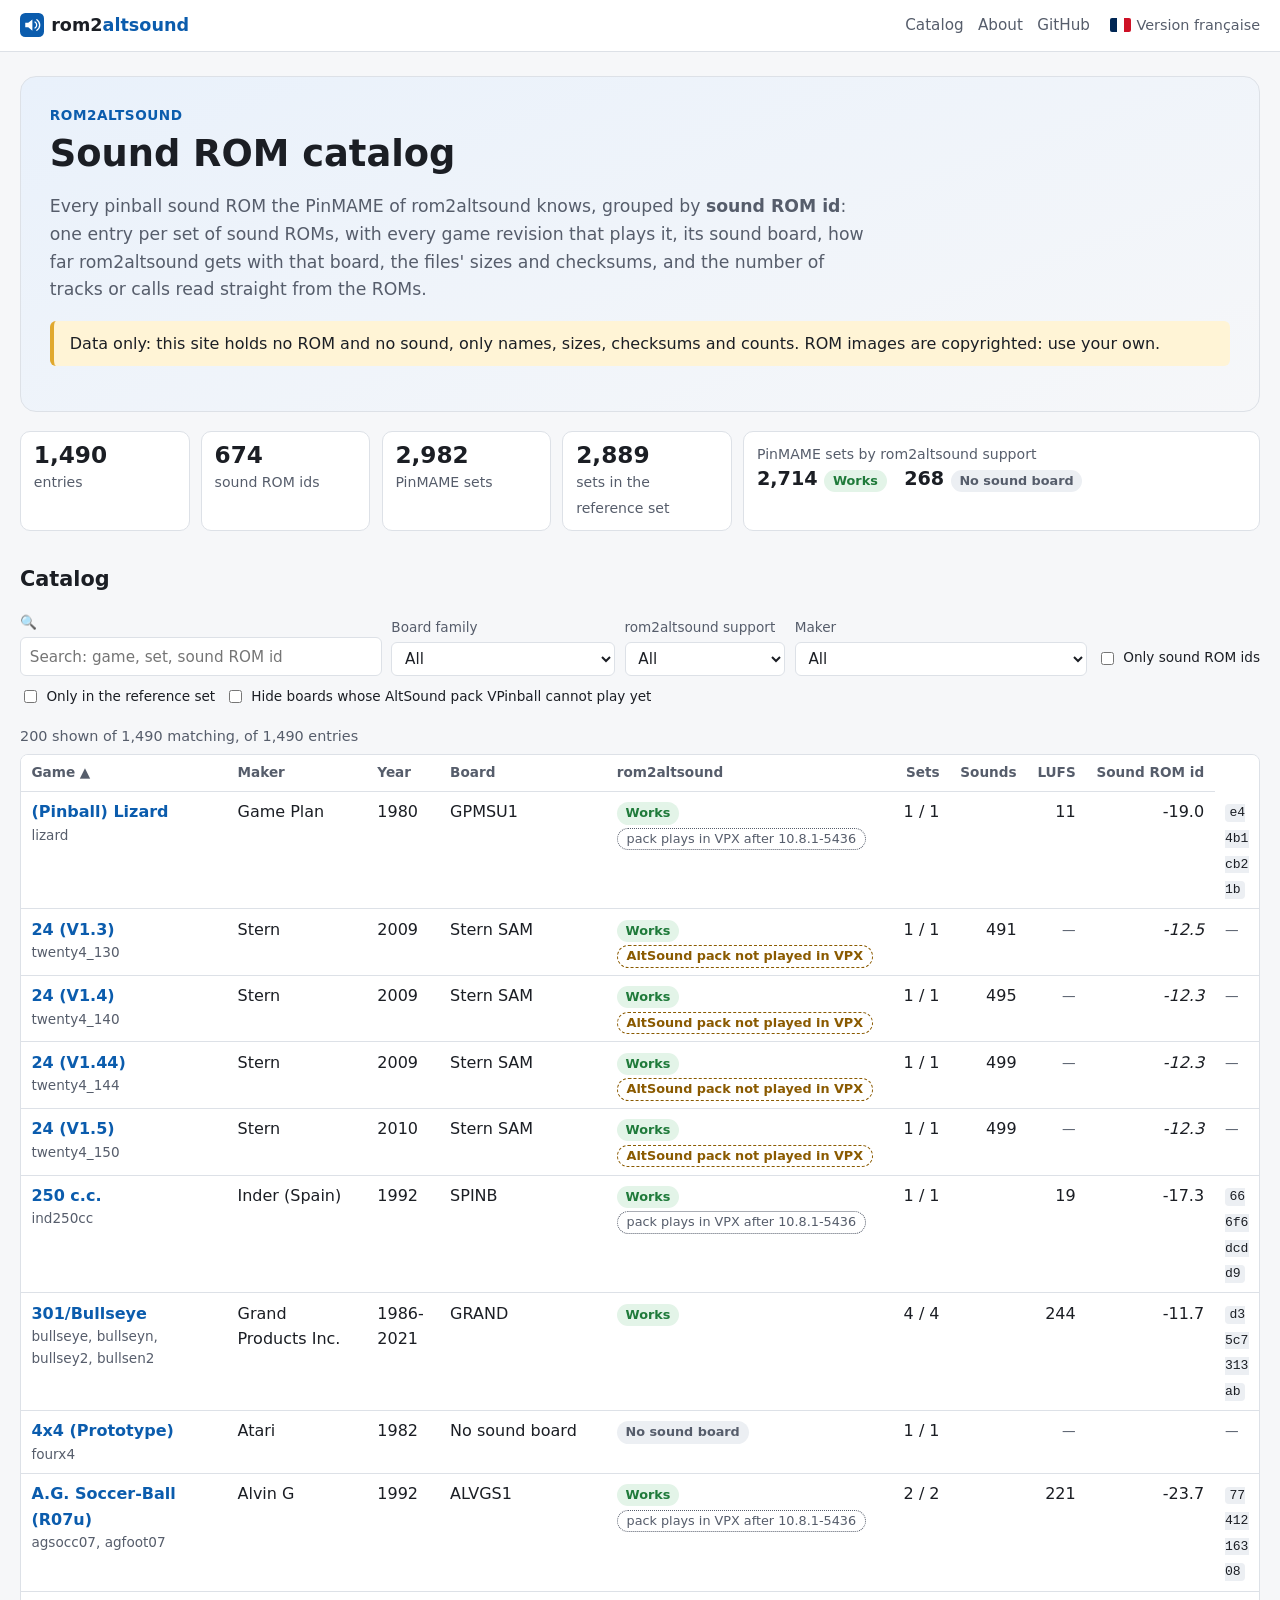
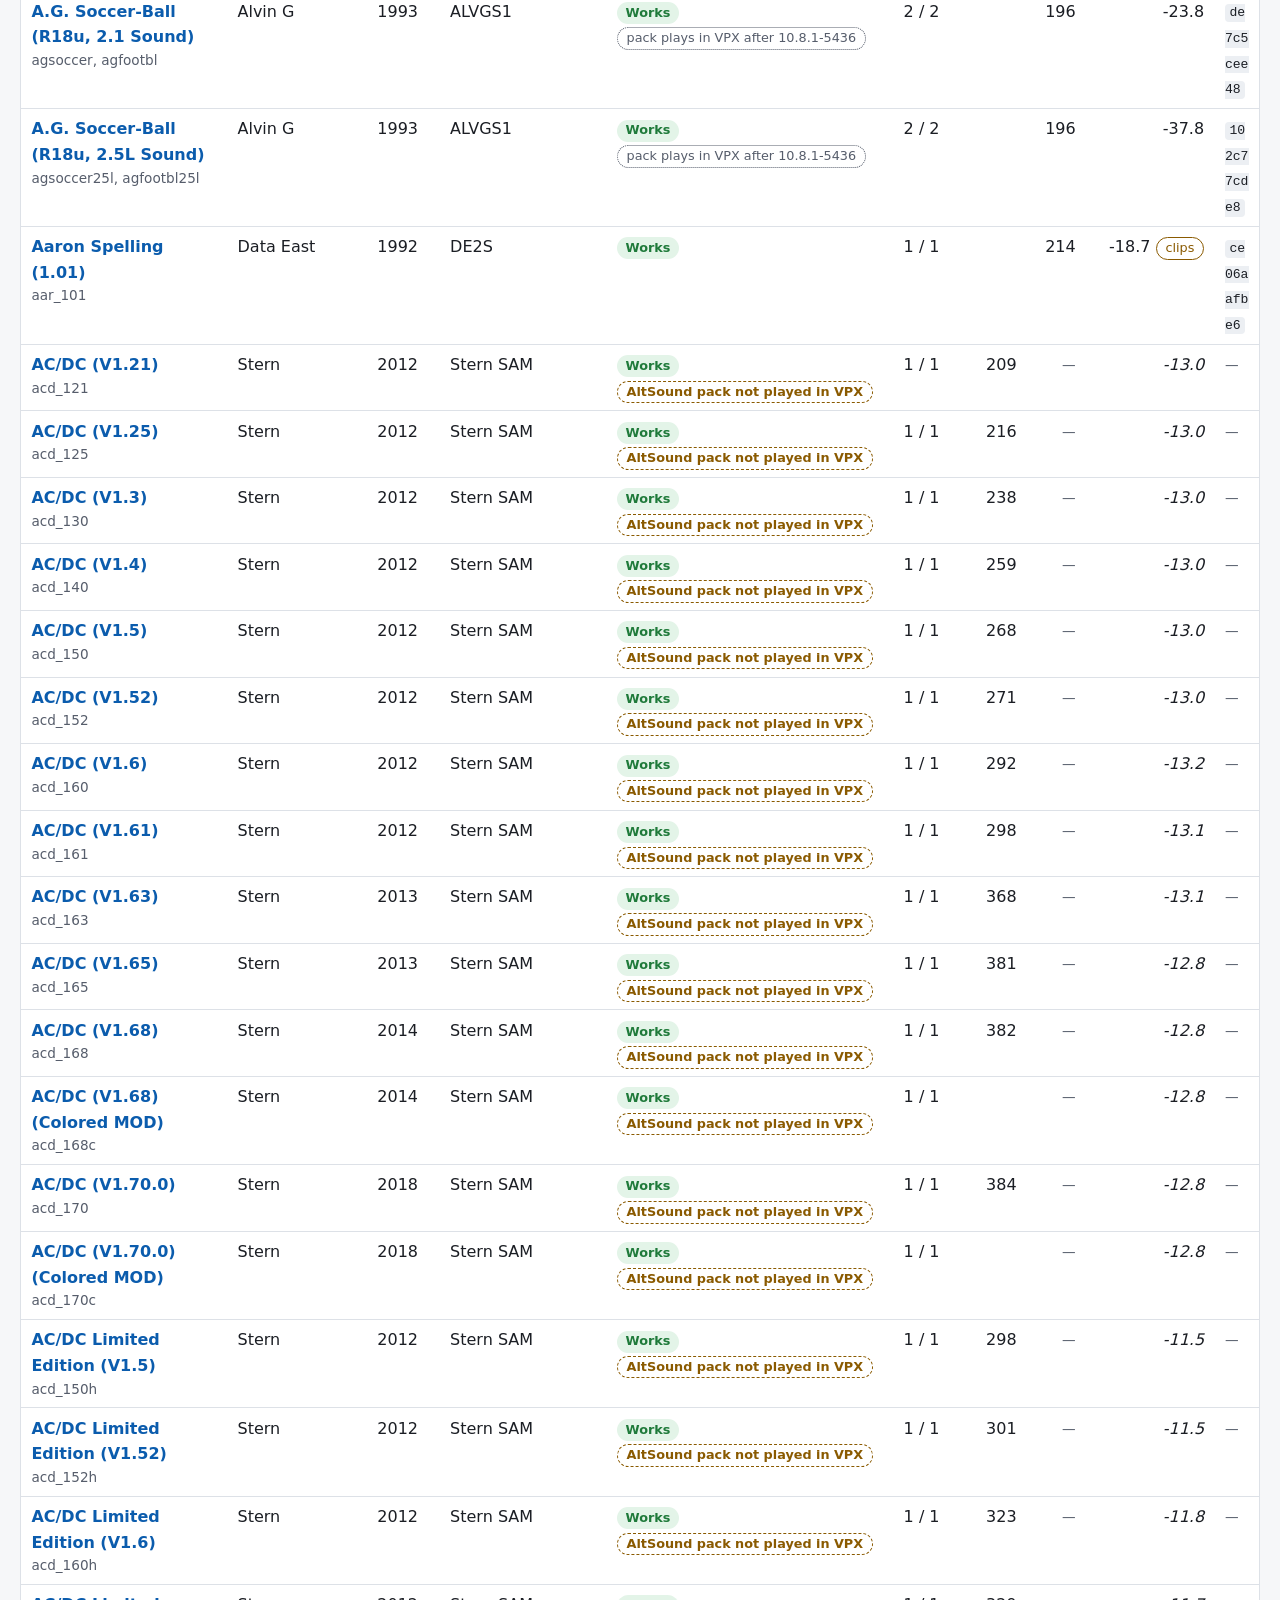
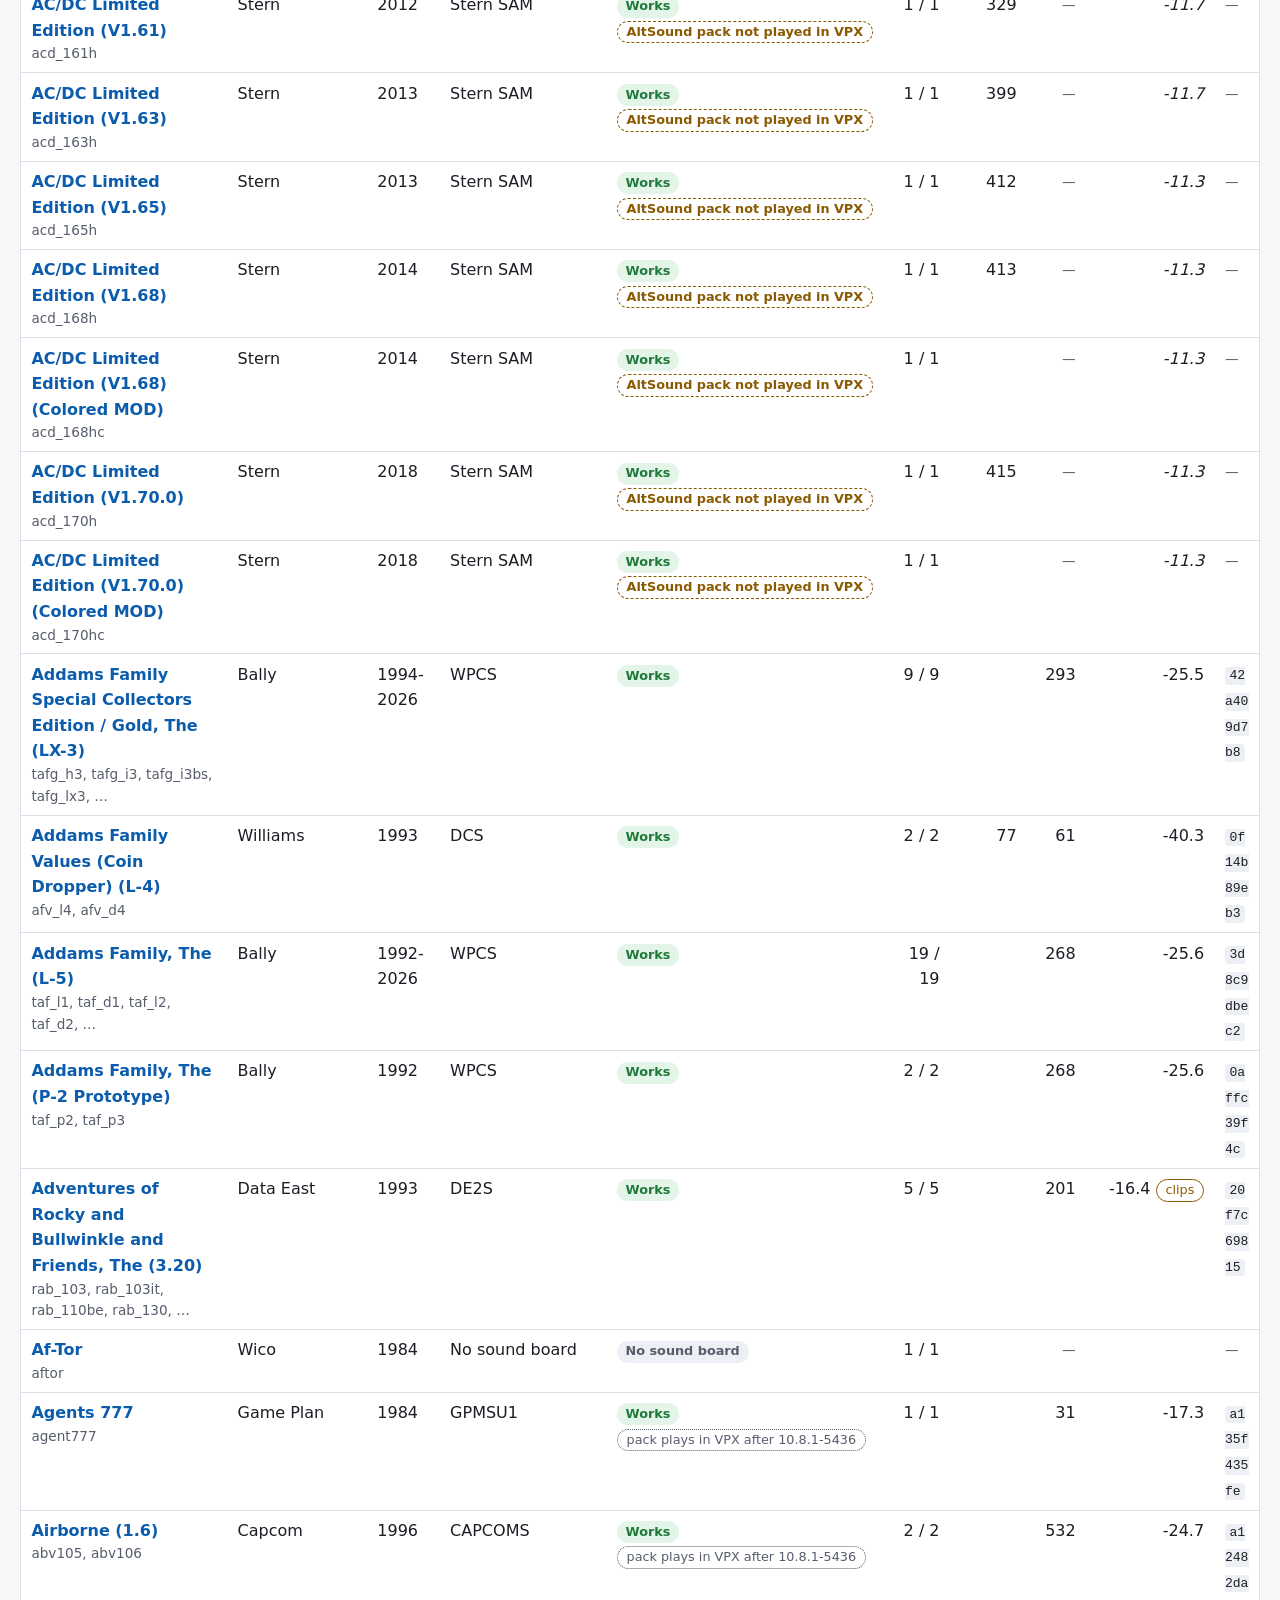
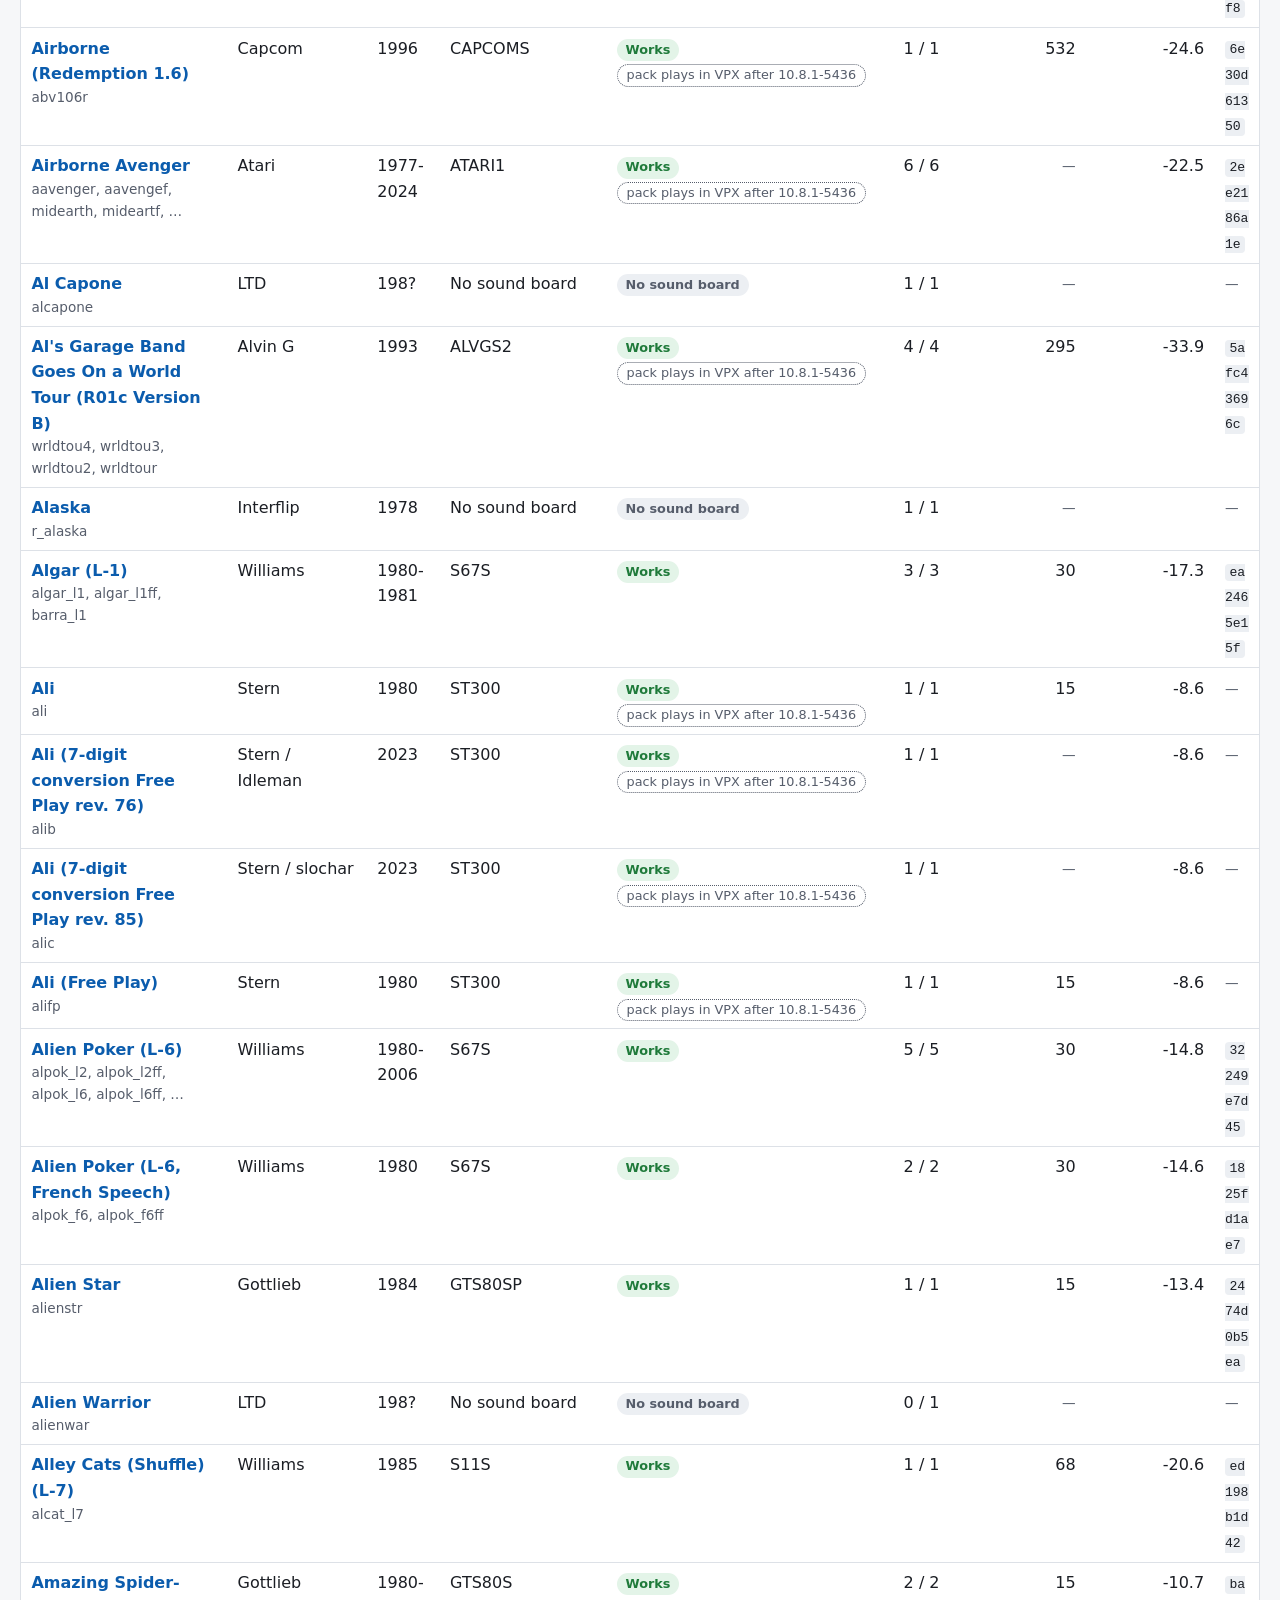
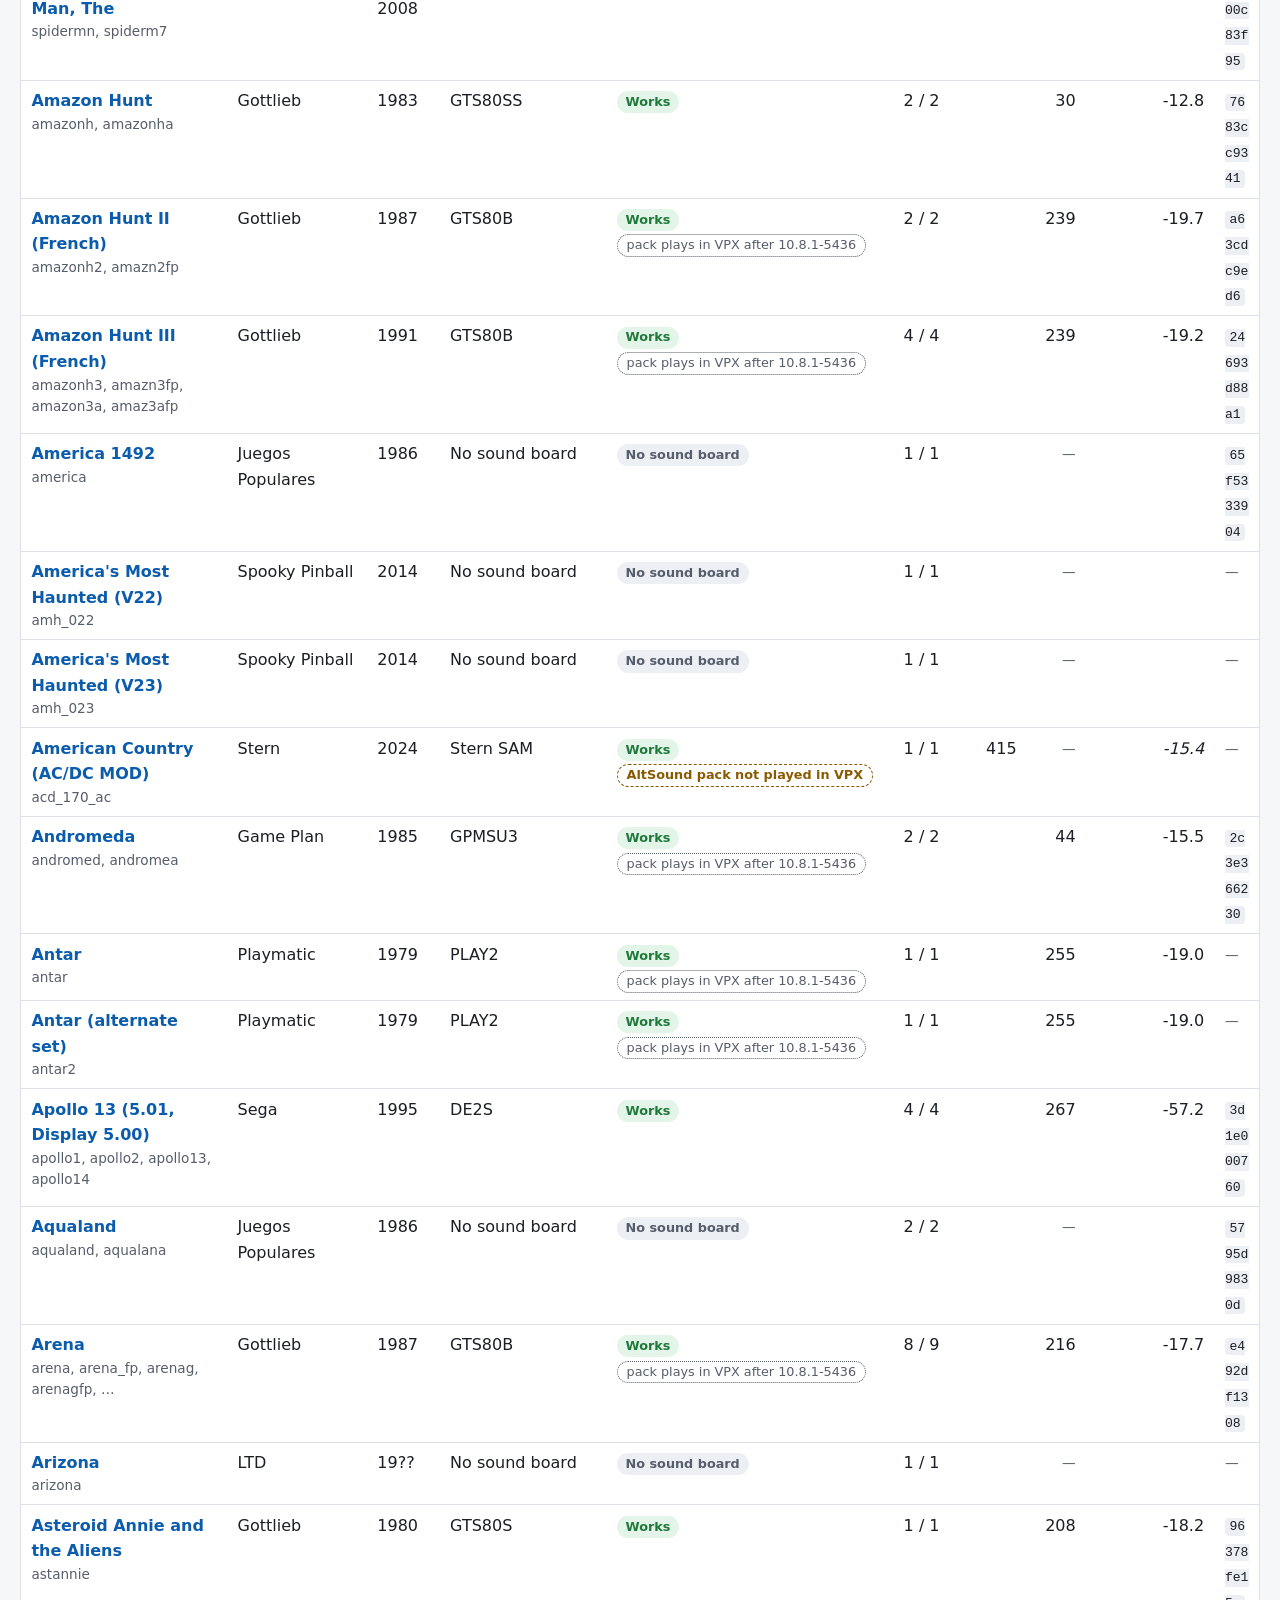
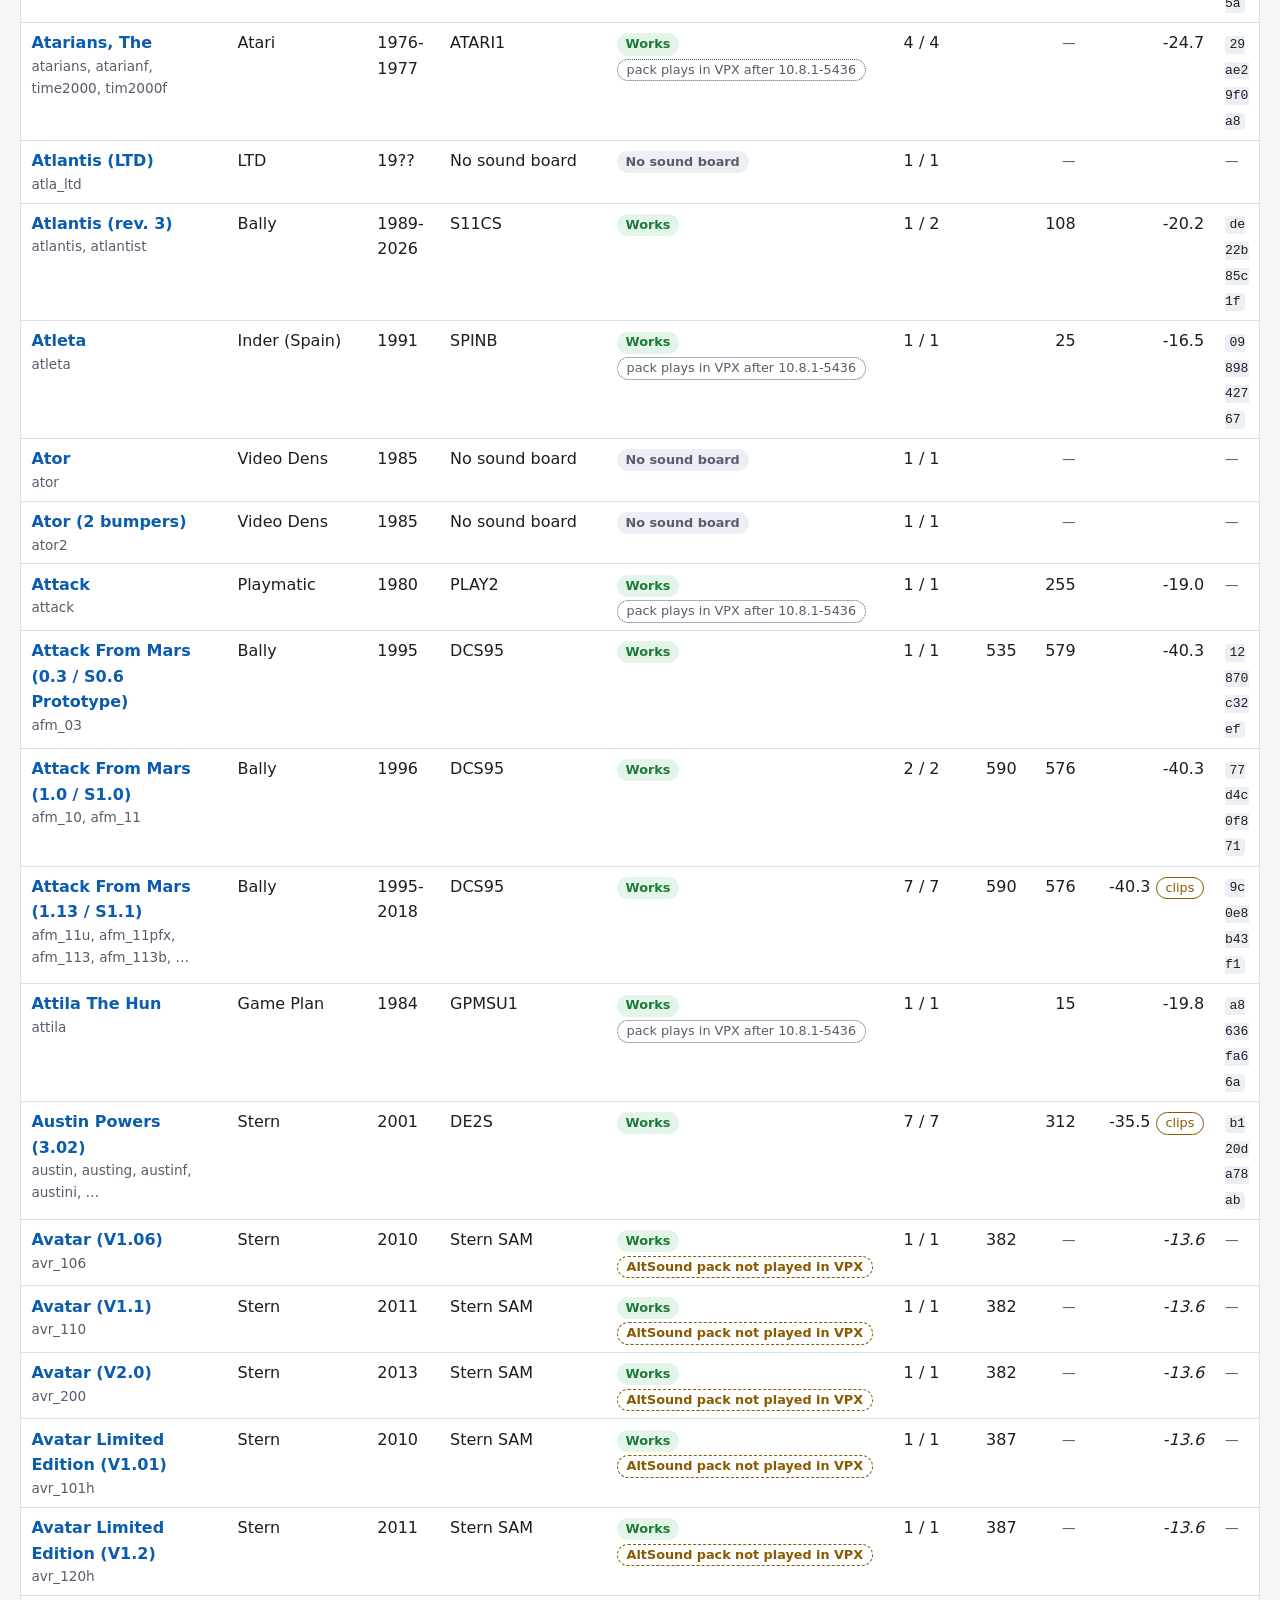
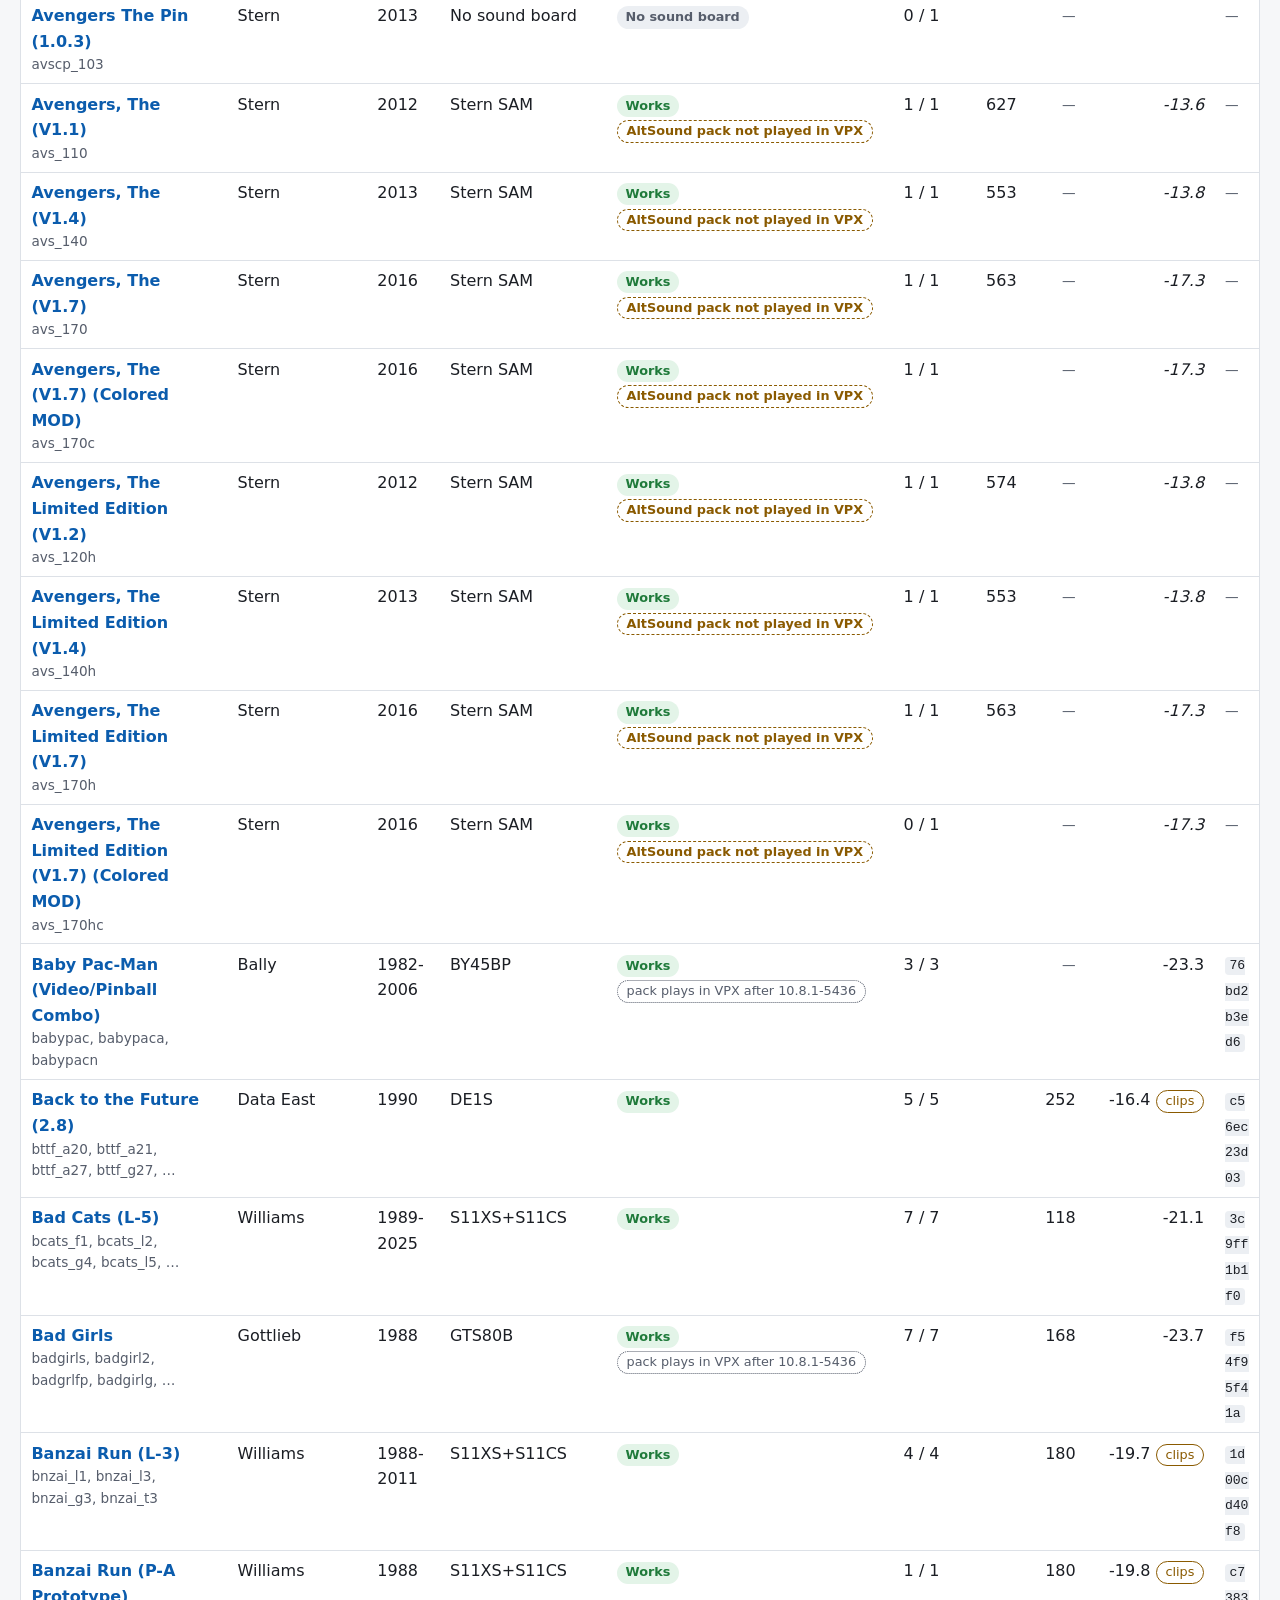
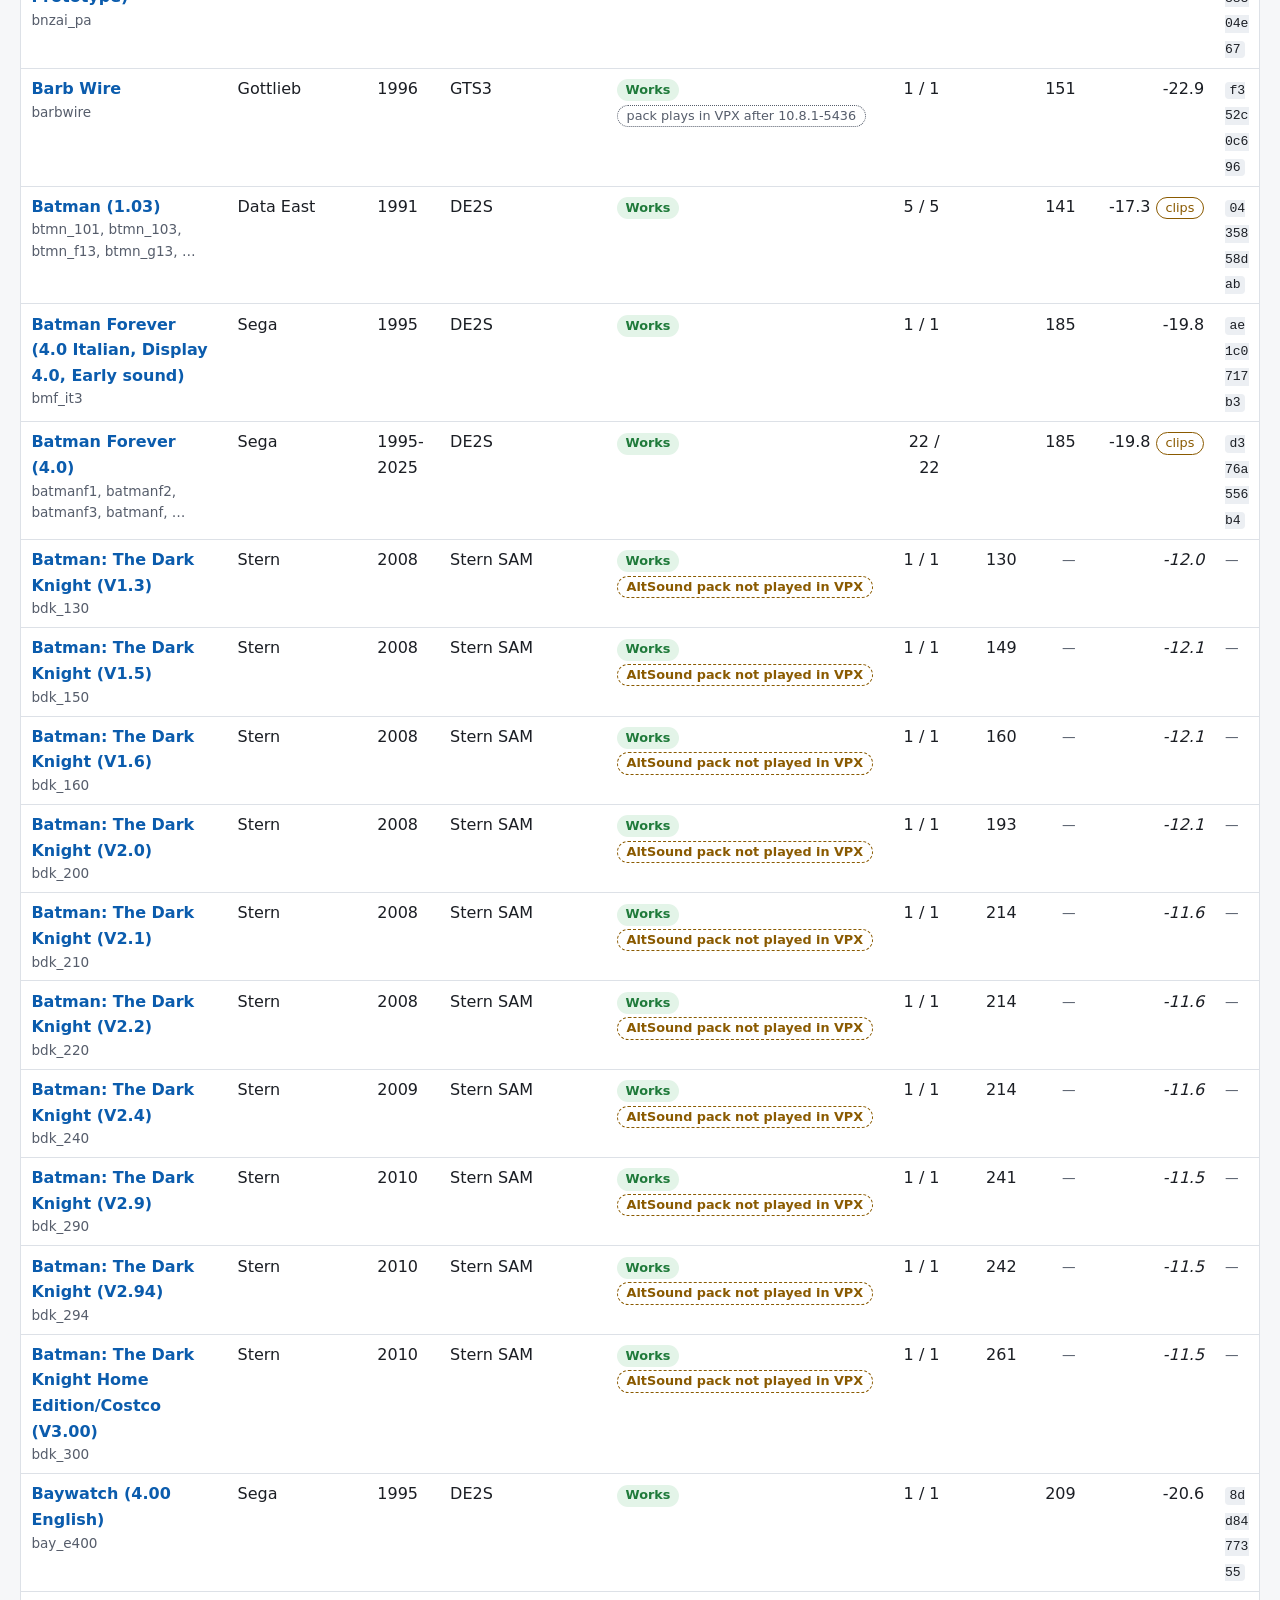
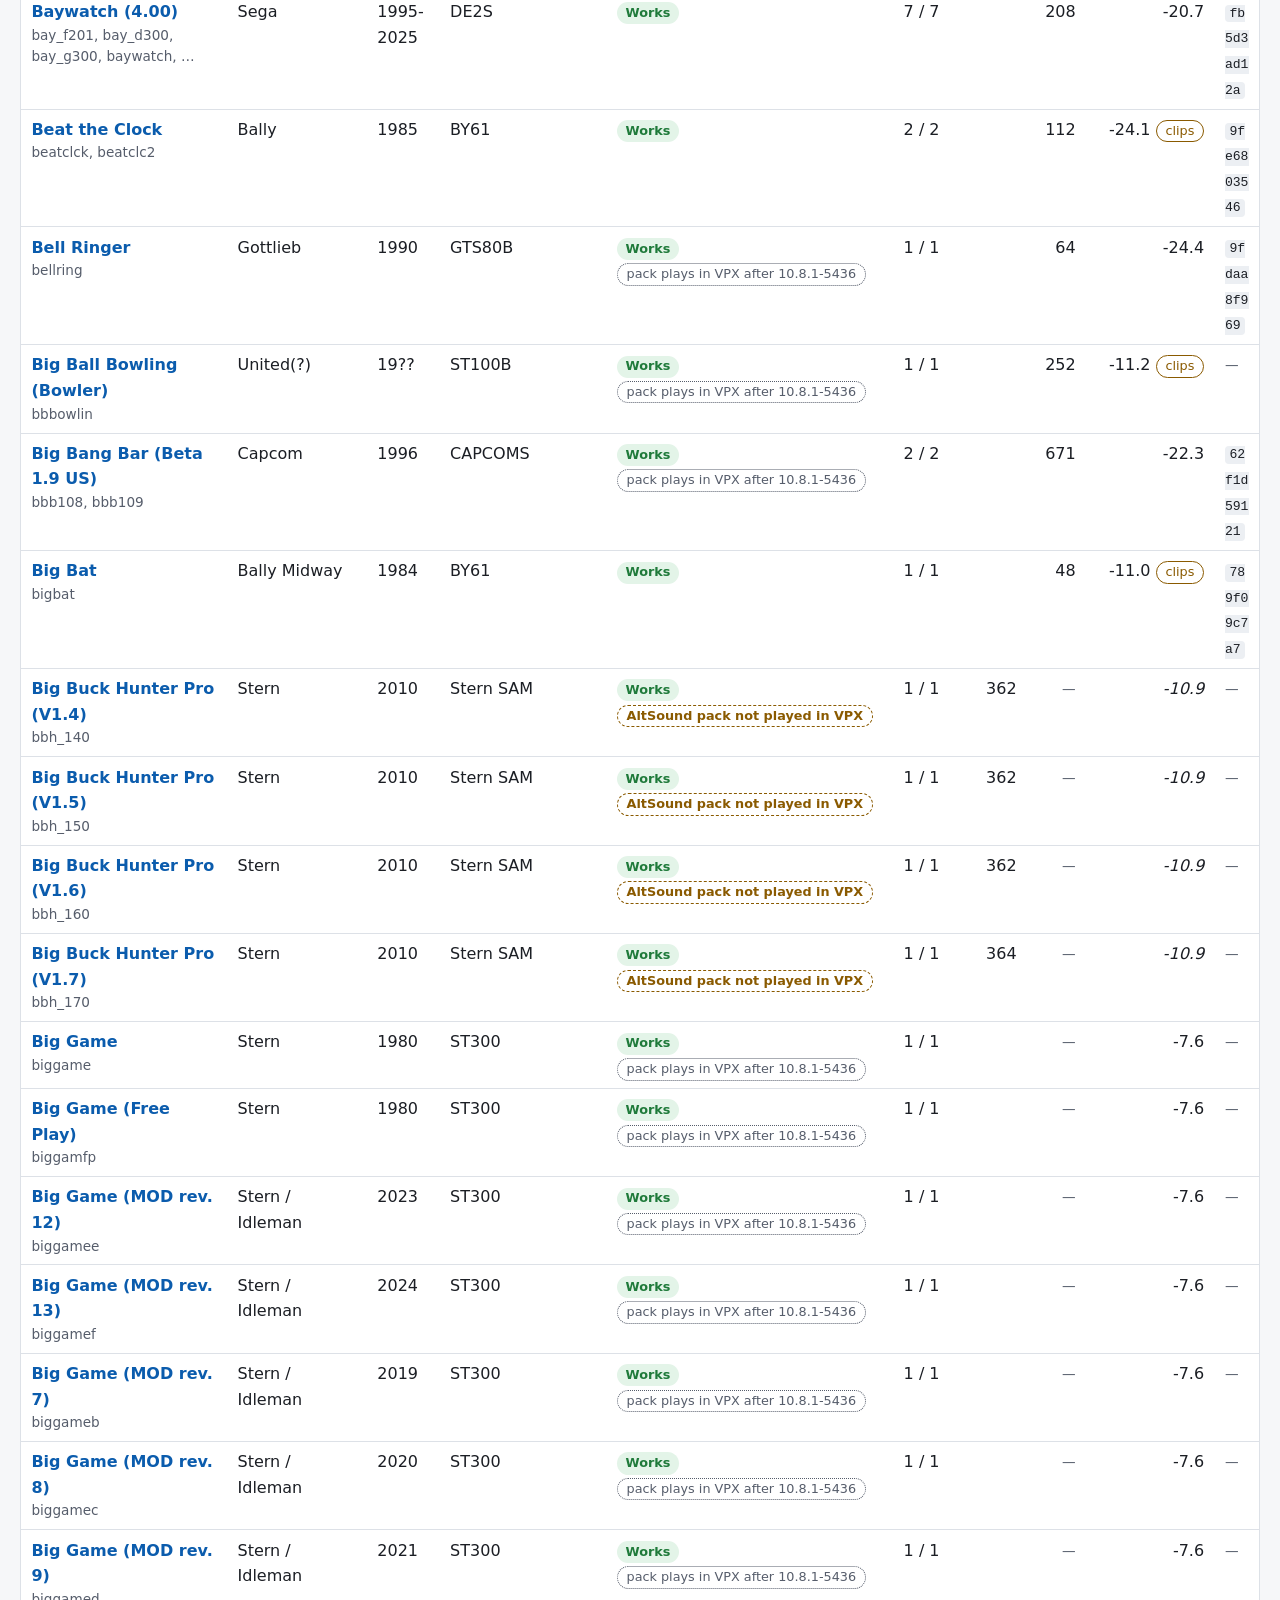
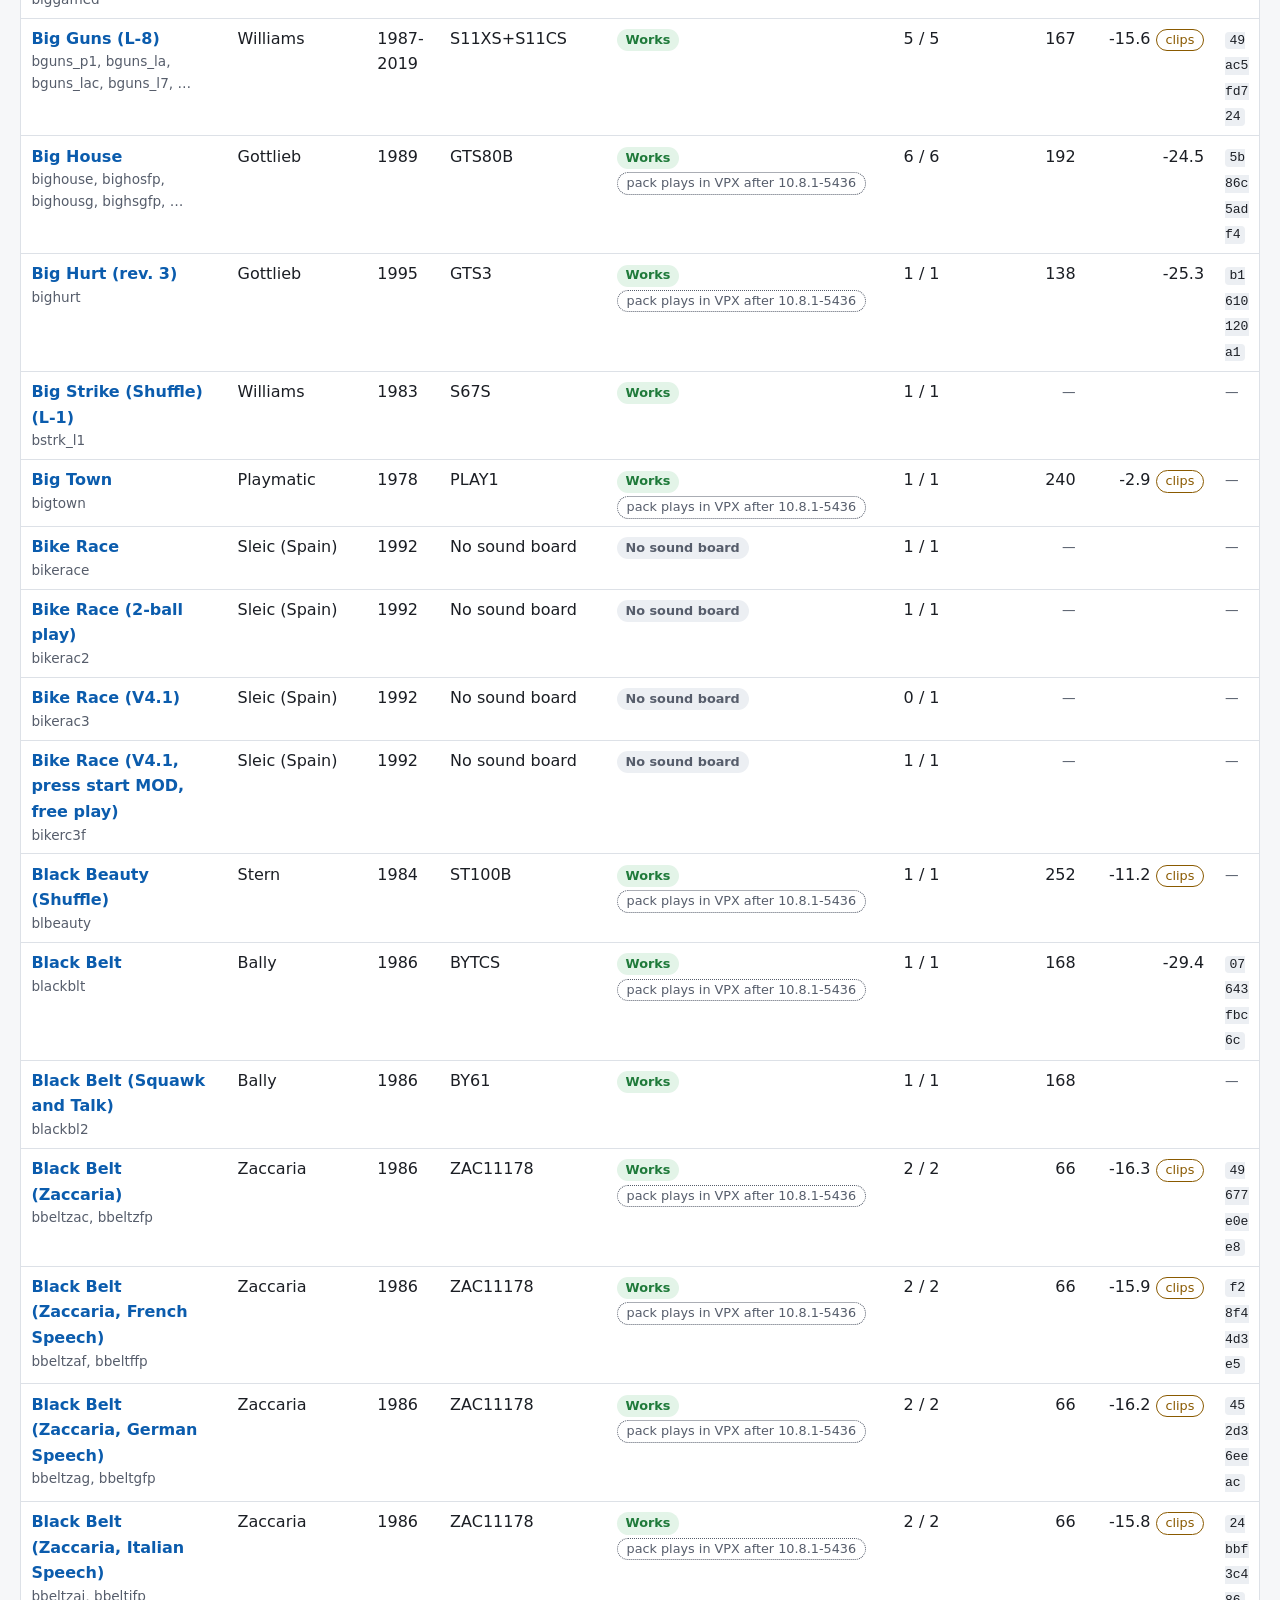
<file: docs/index.html>
<!doctype html>
<html lang="en" data-base="">
<head>
<meta charset="utf-8">
<meta name="viewport" content="width=device-width, initial-scale=1">
<title>Sound ROM catalog · rom2altsound</title>
<meta name="description" content="Every pinball sound ROM PinMAME knows, grouped by sound ROM id: the games and revisions that share it, their sound board, how far rom2altsound gets with it, the ROM files' checksums and the number of tracks read from the ROMs.">
<meta name="google-site-verification" content="TqbXre6qrm9jaoj6tFwRRiI2vuQilAZLm6kUJA-etmo">
<link rel="canonical" href="https://le-syl21.github.io/rom2altsound/">
<link rel="alternate" hreflang="en" href="https://le-syl21.github.io/rom2altsound/">
<link rel="alternate" hreflang="fr" href="https://le-syl21.github.io/rom2altsound/fr/">
<link rel="alternate" hreflang="x-default" href="https://le-syl21.github.io/rom2altsound/">
<meta property="og:type" content="website">
<meta property="og:site_name" content="rom2altsound">
<meta property="og:title" content="Sound ROM catalog · rom2altsound">
<meta property="og:description" content="Every pinball sound ROM PinMAME knows, grouped by sound ROM id: the games and revisions that share it, their sound board, how far rom2altsound gets with it, the ROM files' checksums and the number of tracks read from the ROMs.">
<meta property="og:url" content="https://le-syl21.github.io/rom2altsound/">
<meta property="og:locale" content="en_GB">
<meta name="color-scheme" content="light dark">
<link rel="icon" type="image/svg+xml" href="img/favicon.svg">
<link rel="stylesheet" href="style.css">
<script type="application/ld+json">{"@context": "https://schema.org", "@type": "Dataset", "name": "Sound ROM catalog", "description": "Every pinball sound ROM PinMAME knows, grouped by sound ROM id: the games and revisions that share it, their sound board, how far rom2altsound gets with it, the ROM files' checksums and the number of tracks read from the ROMs.", "url": "https://le-syl21.github.io/rom2altsound/", "inLanguage": "en", "isAccessibleForFree": true, "distribution": {"@type": "DataDownload", "encodingFormat": "application/json", "contentUrl": "https://le-syl21.github.io/rom2altsound/catalog.json"}}</script>
<script defer src="app.js"></script>
</head>
<body>
<header class="site"><div class="wrap wide">
<a class="brand" href="./"><img src="img/favicon.svg" alt="" width="24" height="24"><span>rom2<b>altsound</b></span></a>
<nav class="main"><a href="#catalog">Catalog</a><a href="#about">About</a><a href="https://github.com/Le-Syl21/rom2altsound">GitHub</a></nav>
<a class="lang" href="fr/" hreflang="fr" lang="fr"><img src="img/fr.svg" alt="" width="21" height="14">Version française</a>
</div></header>
<main><div class="wrap wide">
<div class="hero">
<p class="eyebrow">rom2altsound</p>
<h1>Sound ROM catalog</h1>
<p class="lead">Every pinball sound ROM the PinMAME of rom2altsound knows, grouped by <strong>sound ROM id</strong>: one entry per set of sound ROMs, with every game revision that plays it, its sound board, how far rom2altsound gets with that board, the files' sizes and checksums, and the number of tracks or calls read straight from the ROMs.</p>
<p class="note">Data only: this site holds no ROM and no sound, only names, sizes, checksums and counts. ROM images are copyrighted: use your own.</p>
</div>
<p id="status" class="count">Loading the catalog…</p>
<div id="app" hidden>
<div id="stats" class="stats"></div>
<section id="detail" hidden aria-live="polite"></section>
<h2 id="catalog">Catalog</h2>
<div class="controls">
<label class="grow"><span>&#128269;</span><input type="search" id="q" autocomplete="off" spellcheck="false"></label>
<label>Board family<select id="family"><option value=""></option></select></label>
<label>rom2altsound support<select id="support"><option value=""></option></select></label>
<label>Maker<select id="maker"><option value=""></option></select></label>
<label class="check"><input type="checkbox" id="onlyIds"><span id="lOnlyIds"></span></label>
<label class="check"><input type="checkbox" id="onlyFound"><span id="lOnlyFound"></span></label>
<label class="check"><input type="checkbox" id="hideNoVpx"><span id="lHideNoVpx"></span></label>
</div>
<p id="count" class="count"></p>
<div class="table"><table><thead><tr><th data-k="title" class="" aria-sort="none"><button type="button">Game</button></th><th data-k="maker" class="hide-sm" aria-sort="none"><button type="button">Maker</button></th><th data-k="year" class="" aria-sort="none"><button type="button">Year</button></th><th data-k="family" class="" aria-sort="none"><button type="button">Board</button></th><th data-k="support" class="" aria-sort="none"><button type="button">rom2altsound</button></th><th data-k="sets" class="num" aria-sort="none"><button type="button">Sets</button></th><th data-k="sounds" class="num" aria-sort="none"><button type="button">Sounds</button></th><th data-k="lufs" class="num" aria-sort="none"><button type="button">LUFS</button></th><th data-k="id" class="hide-sm" aria-sort="none"><button type="button">Sound ROM id</button></th></tr></thead><tbody id="rows"></tbody></table></div>
<p class="more"><button class="btn" type="button" id="more" hidden></button></p>
</div>
<section class="about">
<h2 id="about">About</h2>
<h3>What a sound ROM id is</h3>
<p>The SHA-1 of the SHA-1s of a game's sound ROMs: the distinct SHA-1s (lowercase hex) of the files
PinMAME loads for the sound board, sorted, each followed by a line feed. Every revision of a game that
kept its sound ROMs has the same id, so one AltSound pack, and one list of sound names, serves all of
them. Stern SAM games have none: their sounds are in the main image (one entry per set here).</p>
<h3>Getting the id of your ROMs</h3>
<pre><code>rom2altsound roms ~/vpinball/roms</code></pre>
<p>identifies each zip by its content and prints, for each verified game, its sound board and its sound
ROM id (<code>--json roms.json</code> for the full report). A pack also carries it, as
<code>sound_rom_id</code> in <code>manifest.json</code>. Type the first characters of an id in the search
box above, or open <code>#&lt;id&gt;</code> on this page.</p>
<h3>Sound names</h3>
<p>Names belong to a sound ROM, not to a game version. Type names on a pack's listening page
(<code>index.html</code>), <strong>Export names</strong> saves a <code>names.csv</code> that carries the
sound ROM id, and <strong>Send names</strong> shares that same file, after a confirmation, with the
shared naming of sounds (public domain, CC0; nothing else is sent). Put it in a pack with</p>
<pre><code>rom2altsound names afm_113b names.csv
rom2altsound afm_113b --names names.csv</code></pre>
<p>A <code>names.csv</code> fits every set of the same entry, and is refused for other sound ROMs.</p>
<h3>The columns</h3>
<ul>
<li><strong>Board</strong>: the sound board family (PinMAME's <code>SNDBRD_*</code>), as the game's machine
init starts it, with a link to the family's notes.</li>
<li><strong>rom2altsound</strong>: the result of the <a href="https://github.com/Le-Syl21/rom2altsound/blob/main/docs/board-support.md">board survey</a>
for the family: <em>Works</em> (sounds come out, distinct, each from silence), <em>Partial</em>,
<em>No sound yet</em>, <em>No sound board</em>. A second badge, <em>AltSound pack not played in VPX</em>, marks the families
whose AltSound packs VPinball cannot use because AltSound does not receive their sound commands as the
pack's ids: the game itself still plays with its own sound; its tooltip says why. A softer one,
<em>pack plays in VPX after 10.8.1-5436</em>, marks the families whose packs the released VPinball does
not play but its master builds since October 2026 do (libaltsound takes their commands one byte at a time).</li>
<li><strong>Sets</strong>: how many of the entry's PinMAME sets were complete in the reference ROM set the
catalog was built from (2804 VPinMAME zips), out of all.</li>
<li><strong>Sounds</strong>: read from the ROMs without running them, where the layout is known: the populated
tracks of the DCS (and Pinball 2000) track catalog, the records of a Stern SAM call table. Empty for
the other boards: their commands are only found by playing them.</li>
<li><strong>LUFS</strong>: the average loudness of the entry's sounds as rom2altsound wrote them, at the game's
factory volume, as PinMAME plays them in VPinball: the EBU R128 integrated loudness of every file played
back to back (<code>catalog.json</code> <code>loudness.lufs</code>). In italics: not the level of a game. Stern SAM, decoded from the image
at full bus level; a game whose factory volume could not be measured, left at the reference volume;
and an approximation borrowed from another set (hover for the reason). Empty: not measured yet. A <em>clips</em> badge: some of the files
clipped in emulation (samples at full scale); its tooltip lists the worst ones (<code>loudness.clipping</code>), and
the pack's <code>manifest.json</code> has every file's figures.</li>
</ul>
<h3>Rebuilding the catalog</h3>
<pre><code>rom2altsound catalog ~/vpinball/roms --out docs/catalog.json
python3 docs/build_site.py</code></pre>
<p>The ROMs never leave your machine: the command reads them and writes metadata only.</p>
</section>
</div></main>
<footer class="site"><div class="wrap wide">
<a href="https://github.com/Le-Syl21/rom2altsound">Source code and issues on GitHub</a><a href="https://github.com/Le-Syl21/rom2altsound/blob/main/README.md">README</a>
<span>rom2altsound is free software (BSD-3-Clause). PinMAME and Visual Pinball are separate projects by their own authors.</span>
</div></footer>
</body>
</html>
</file>
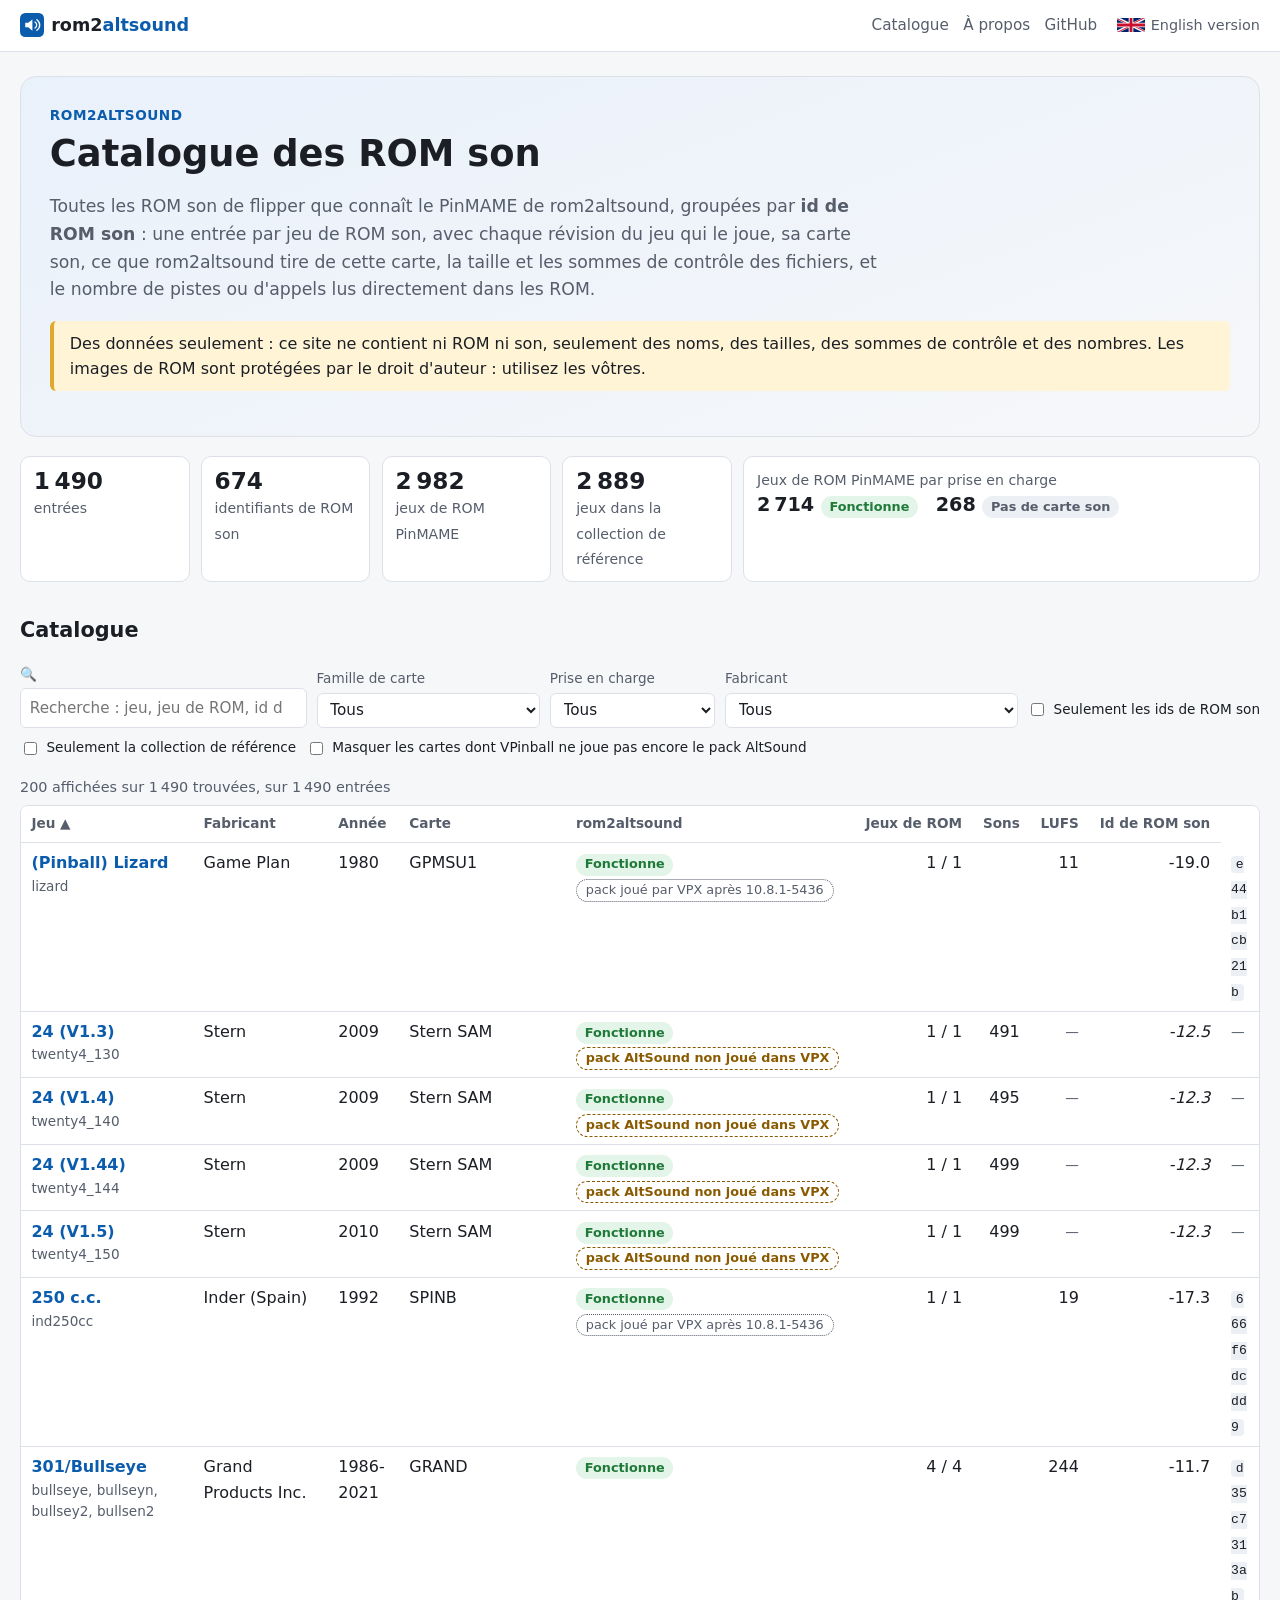
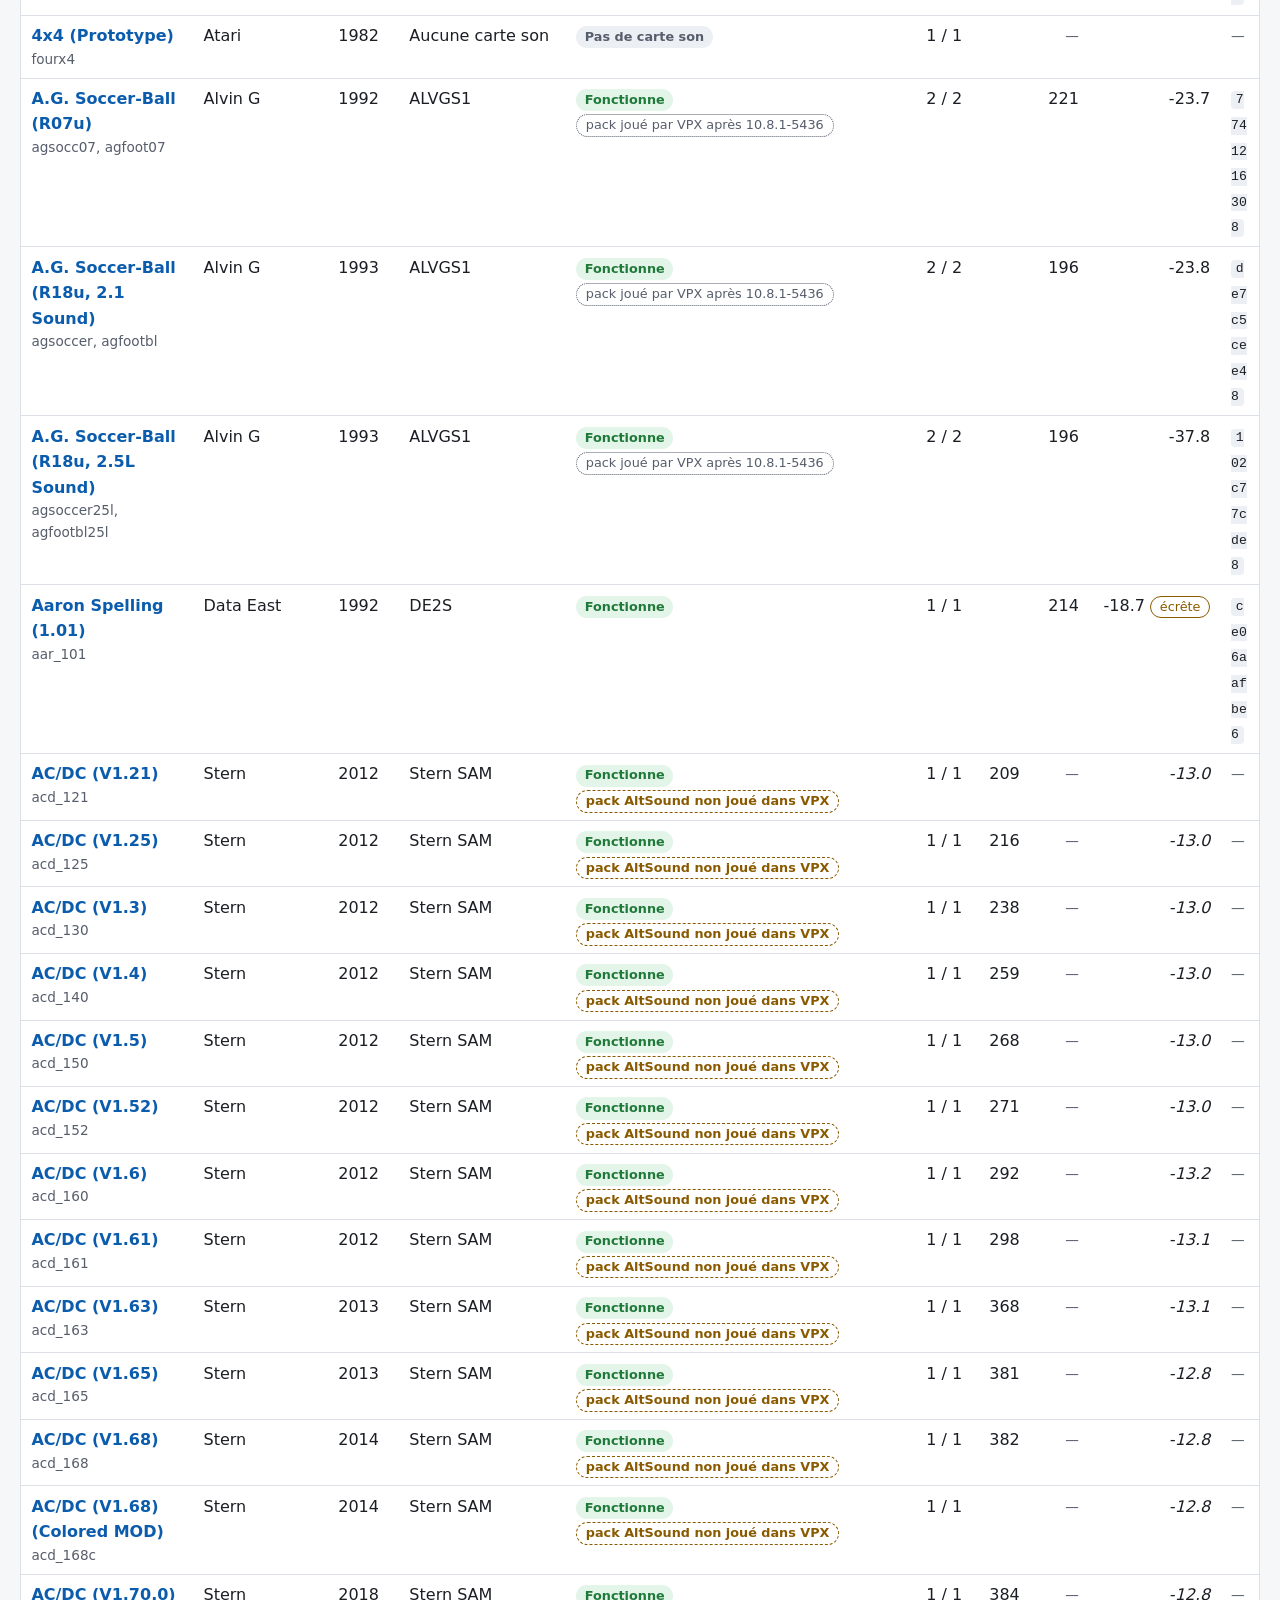
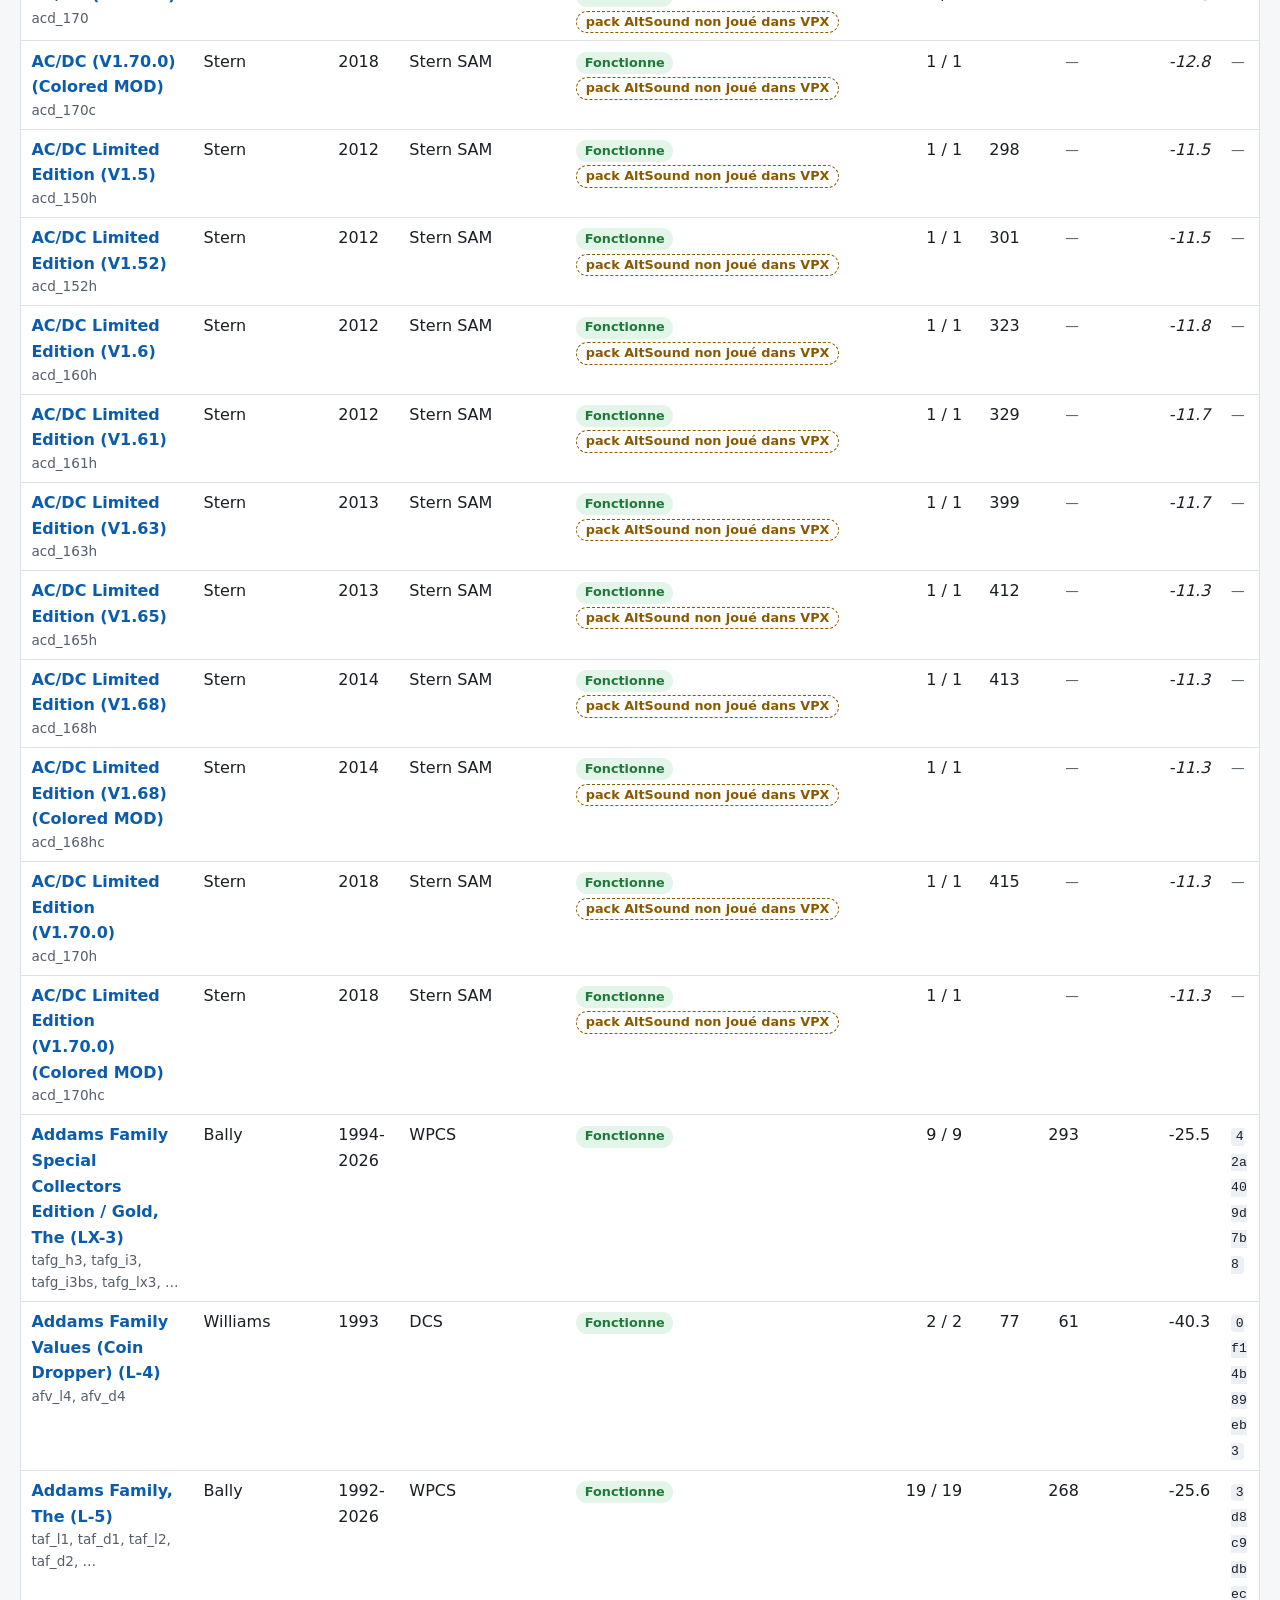
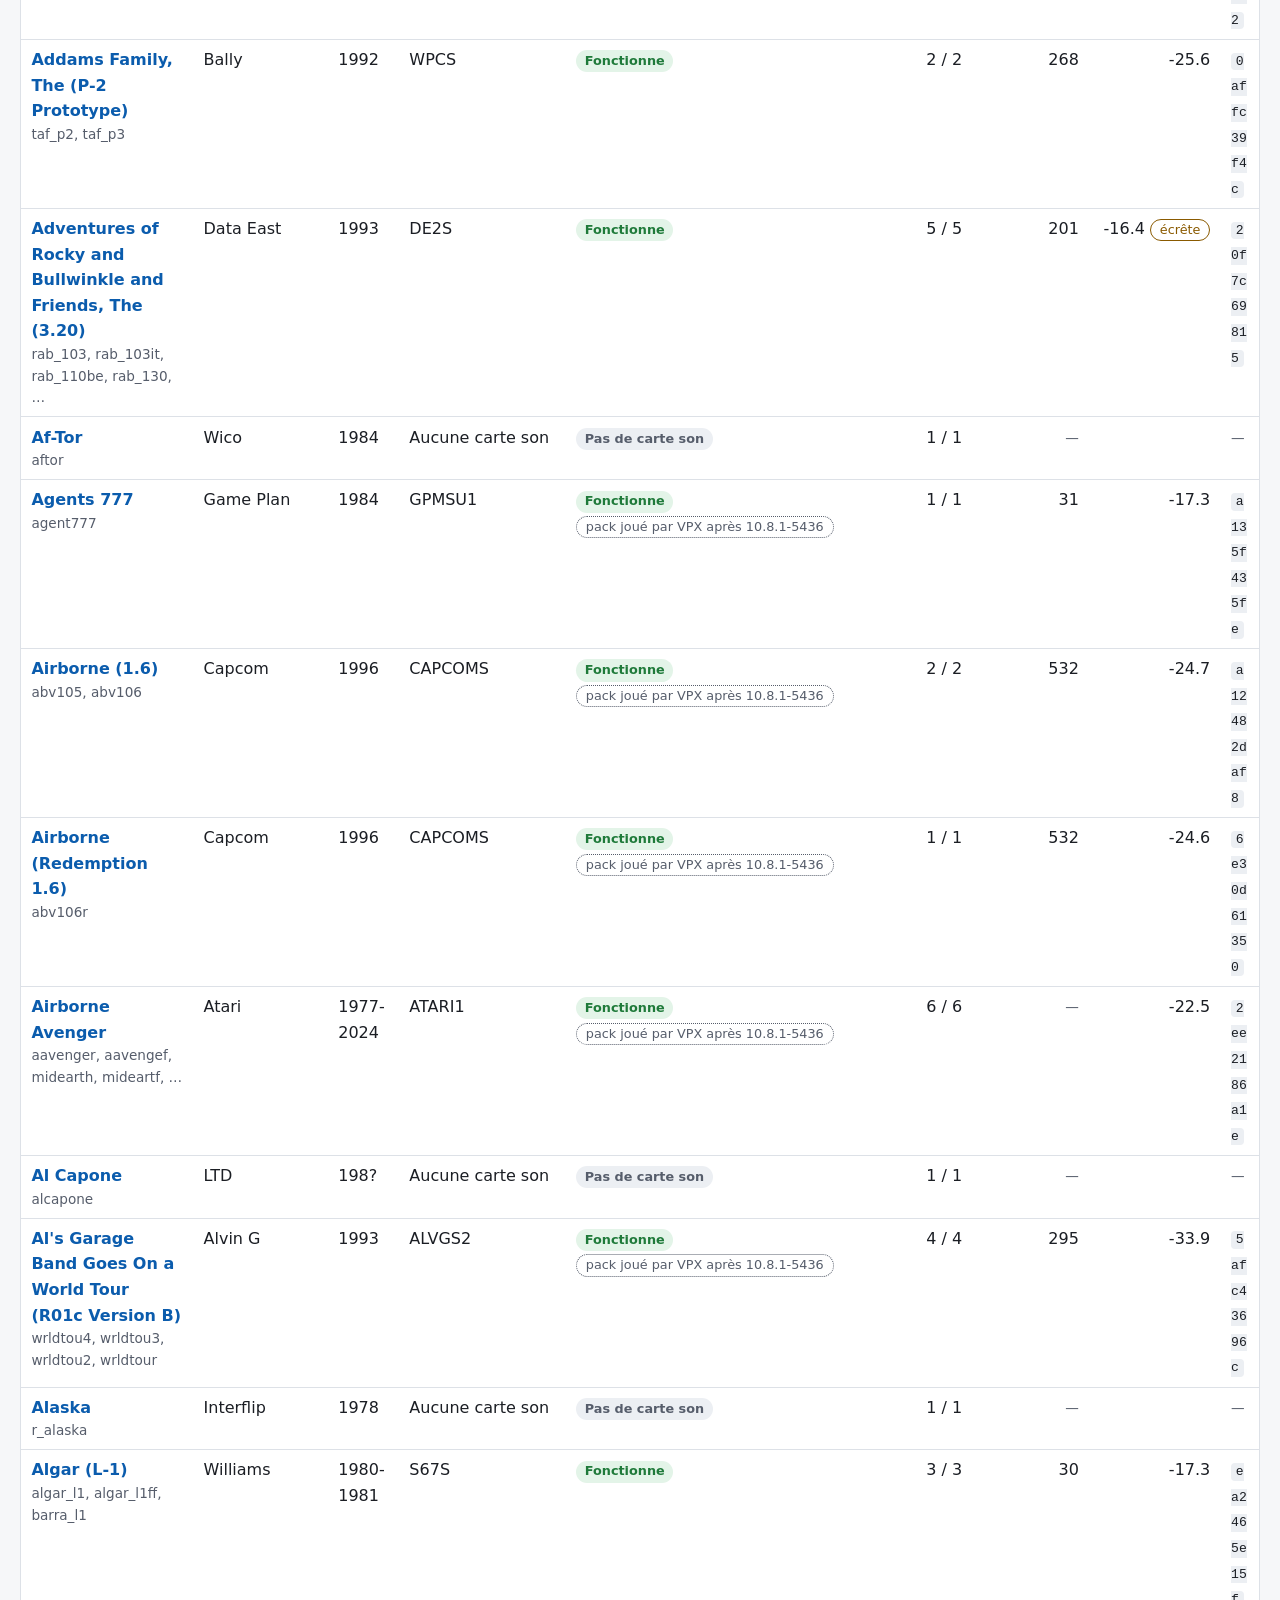
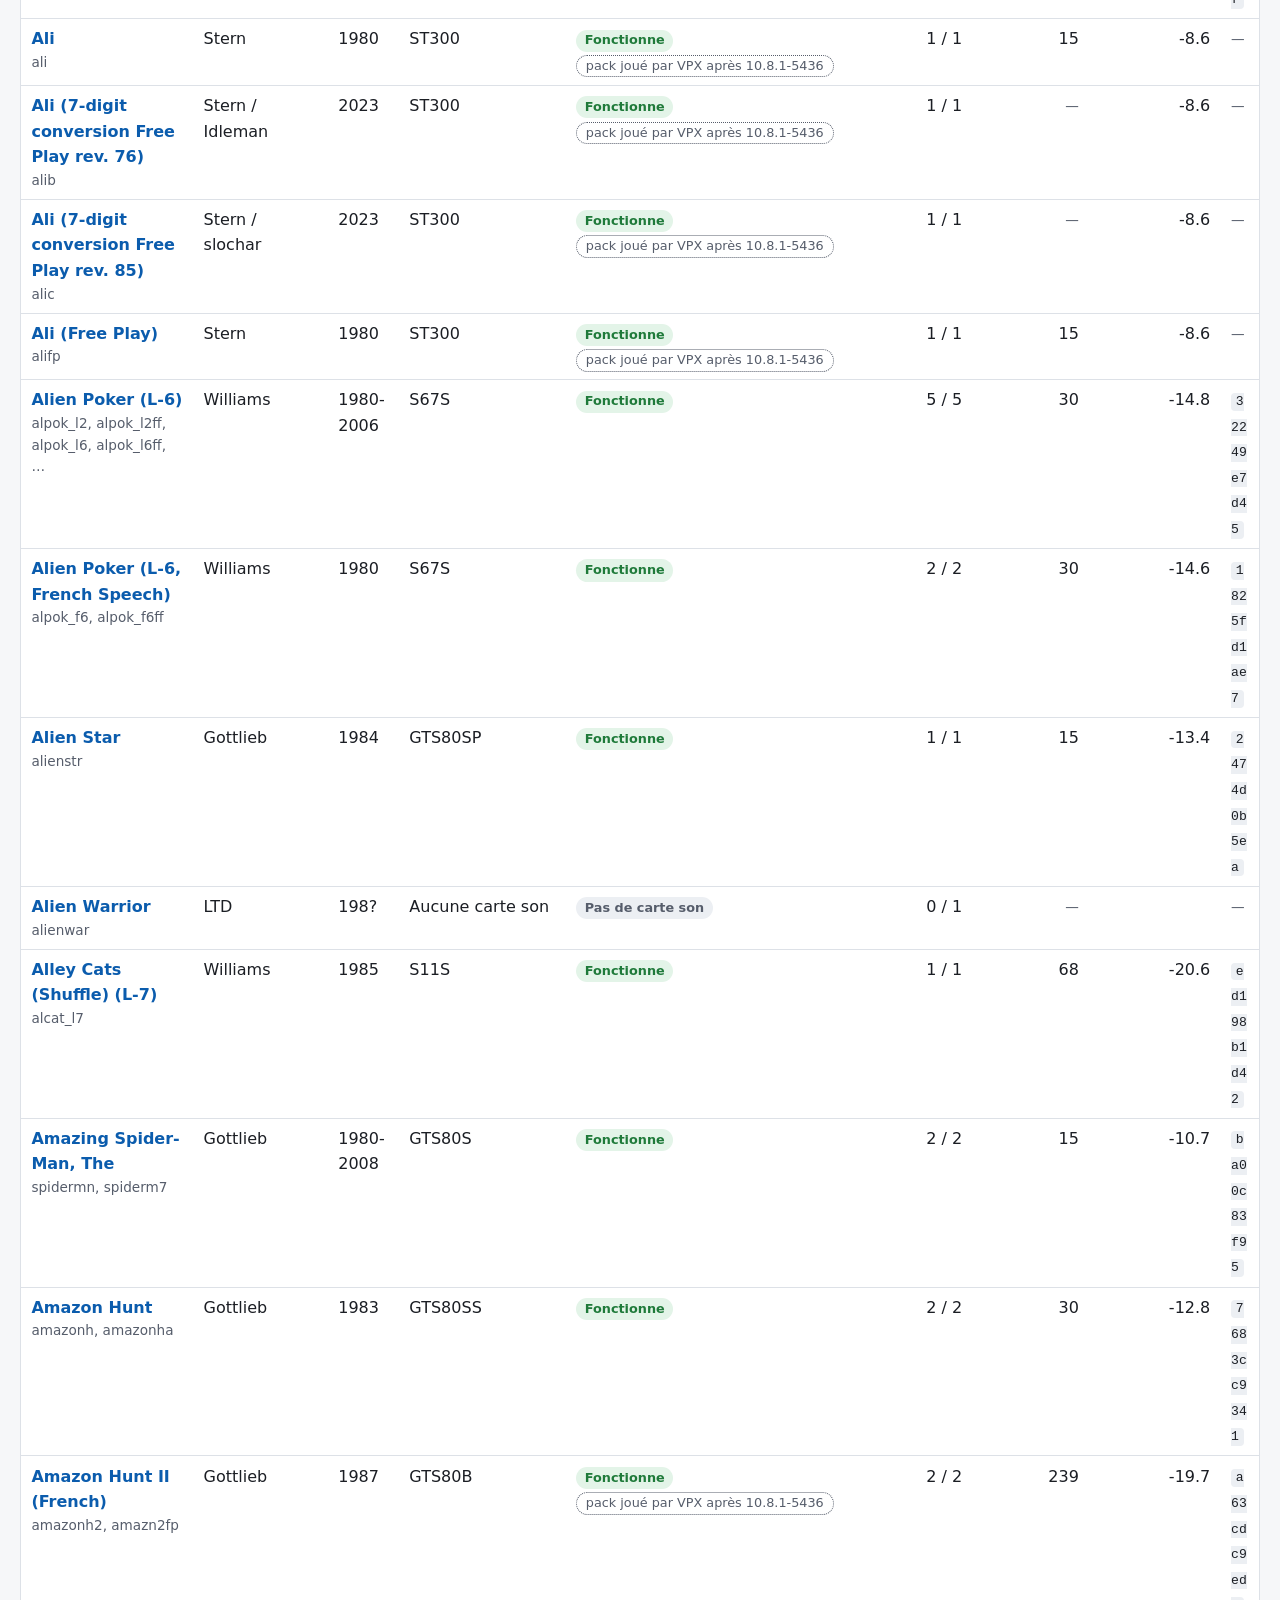
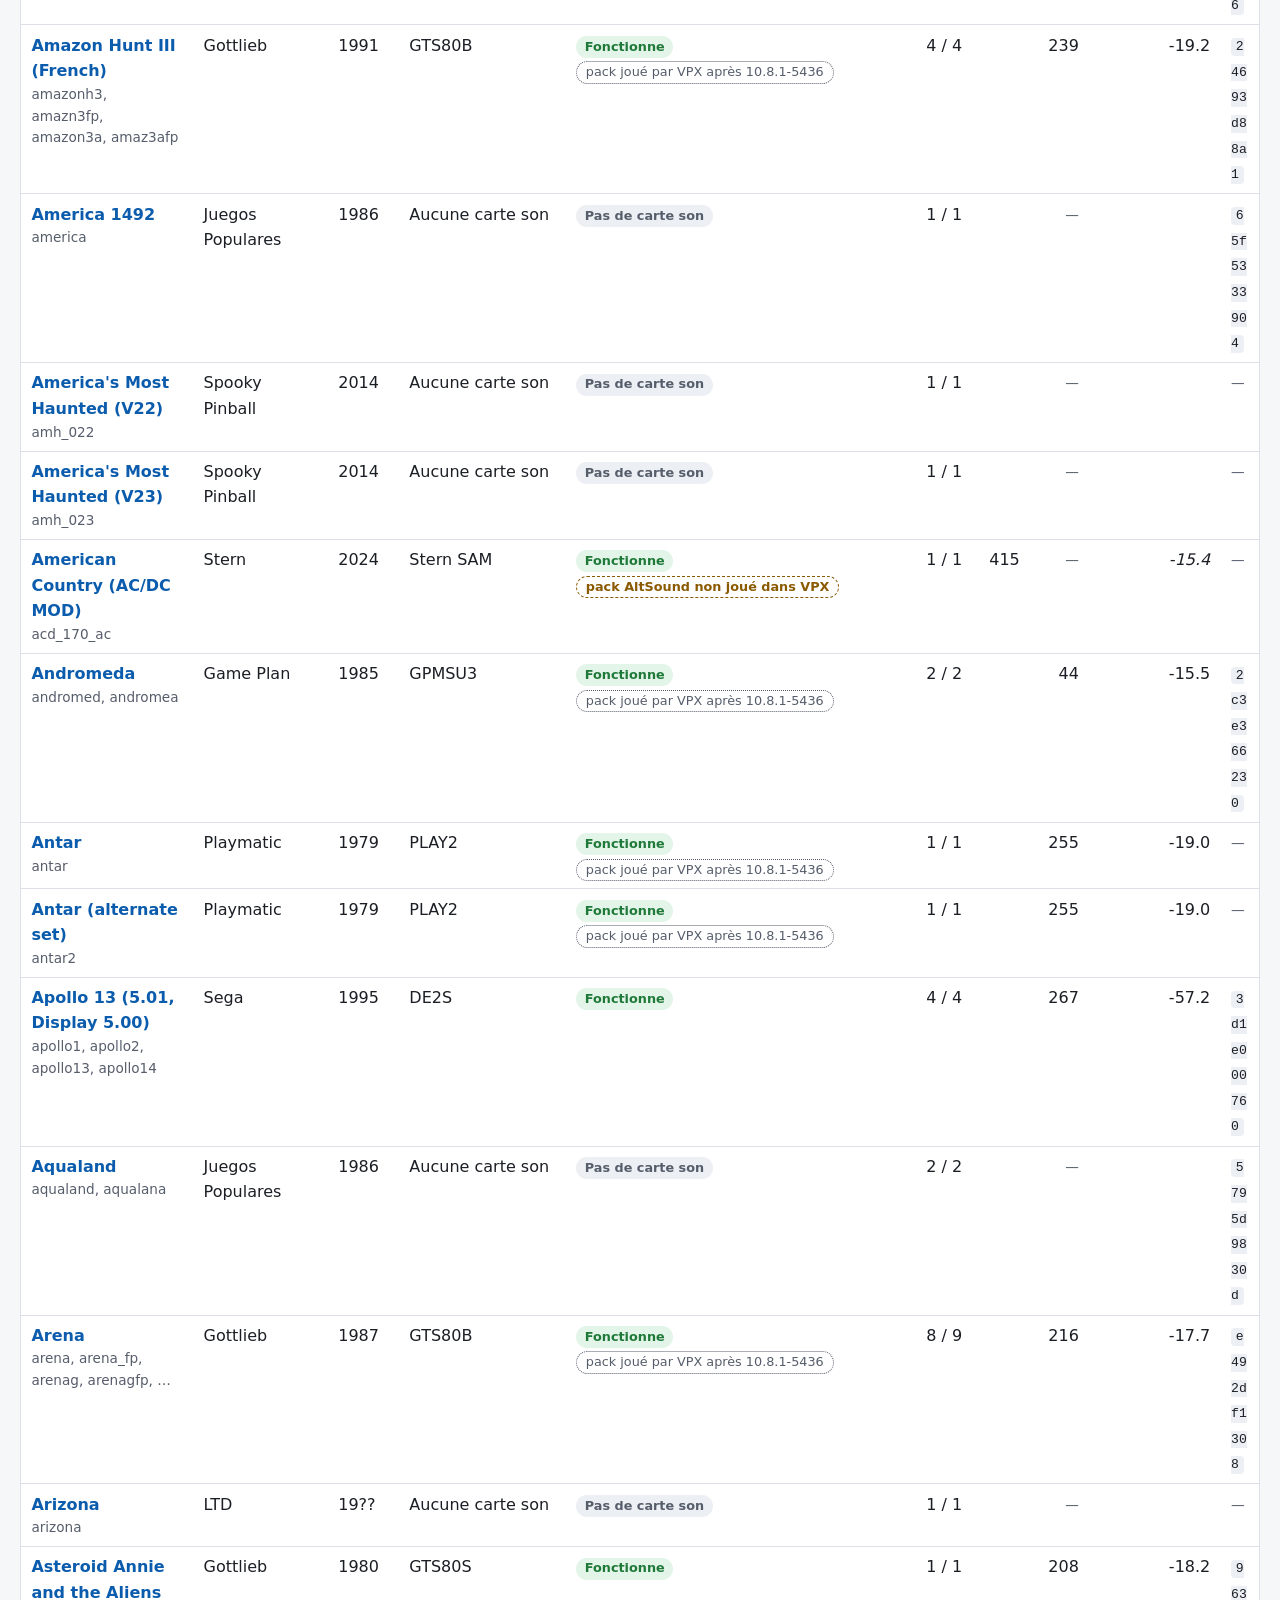
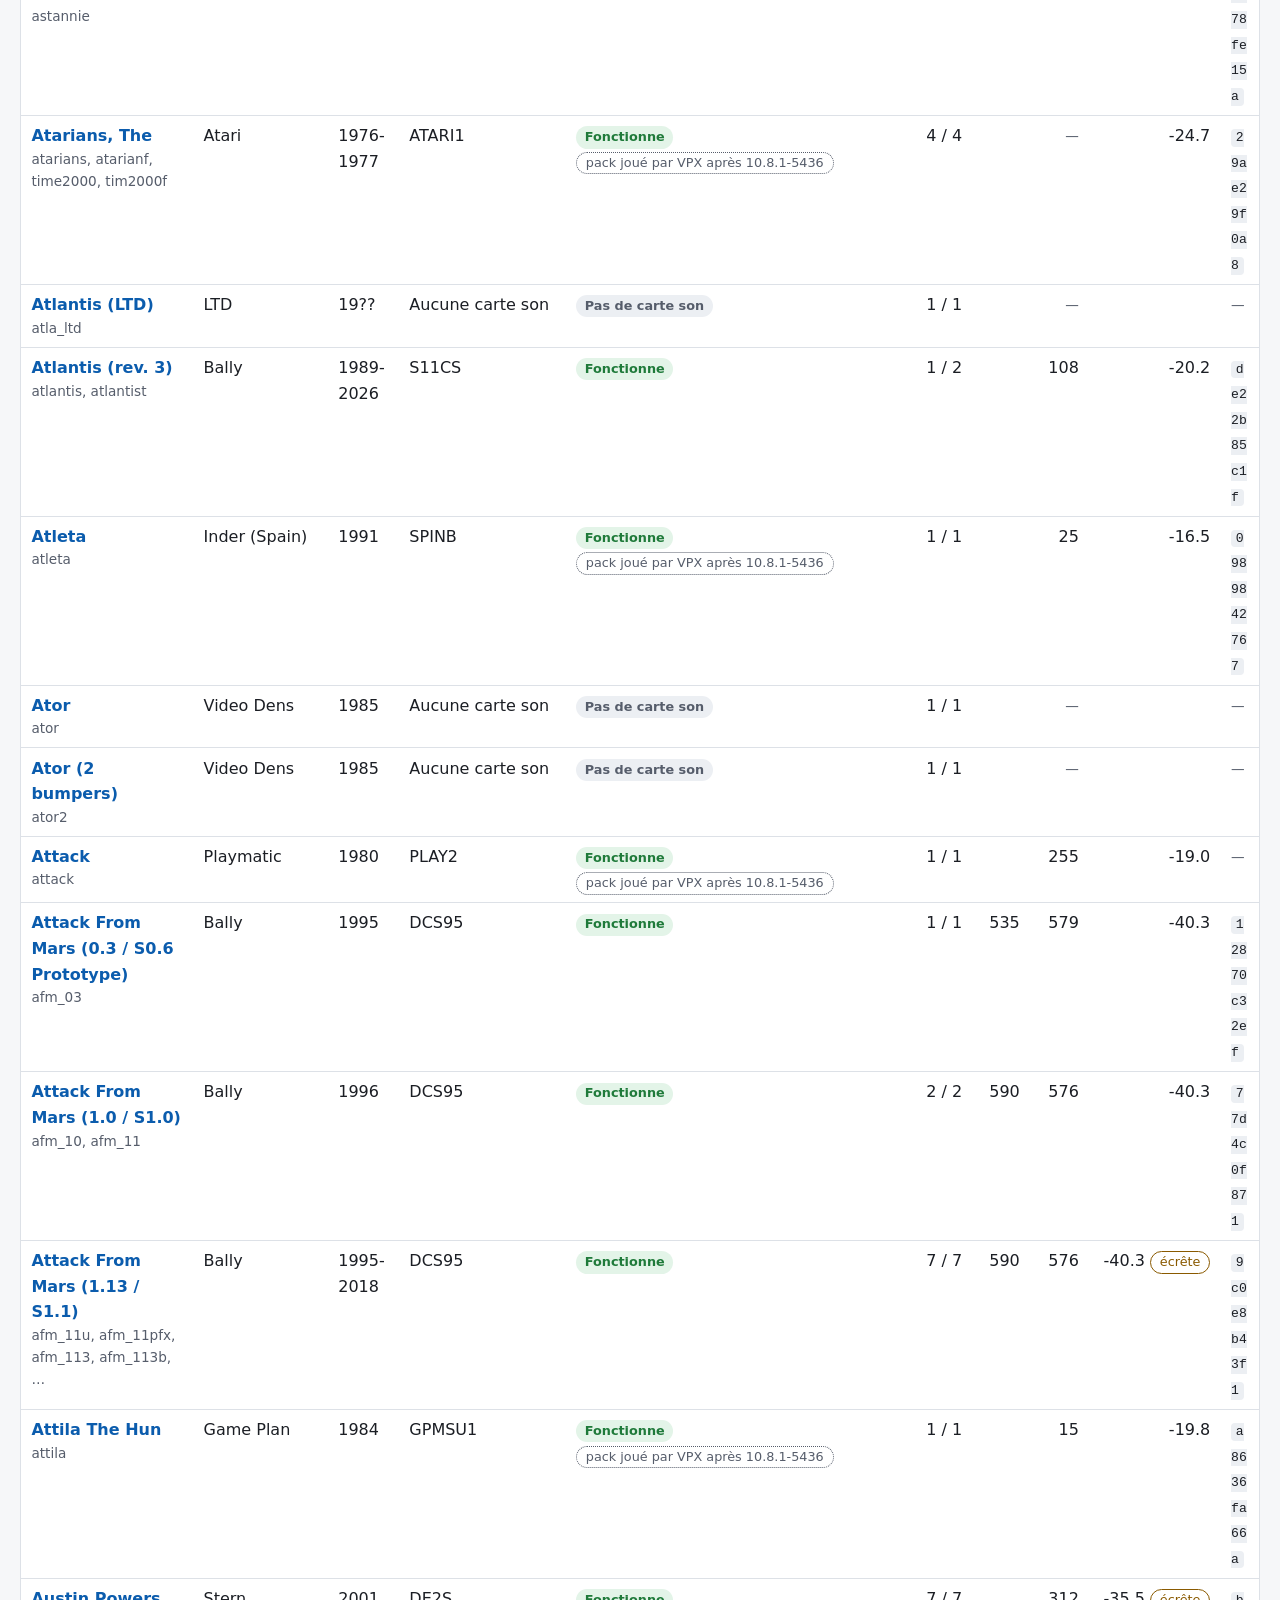
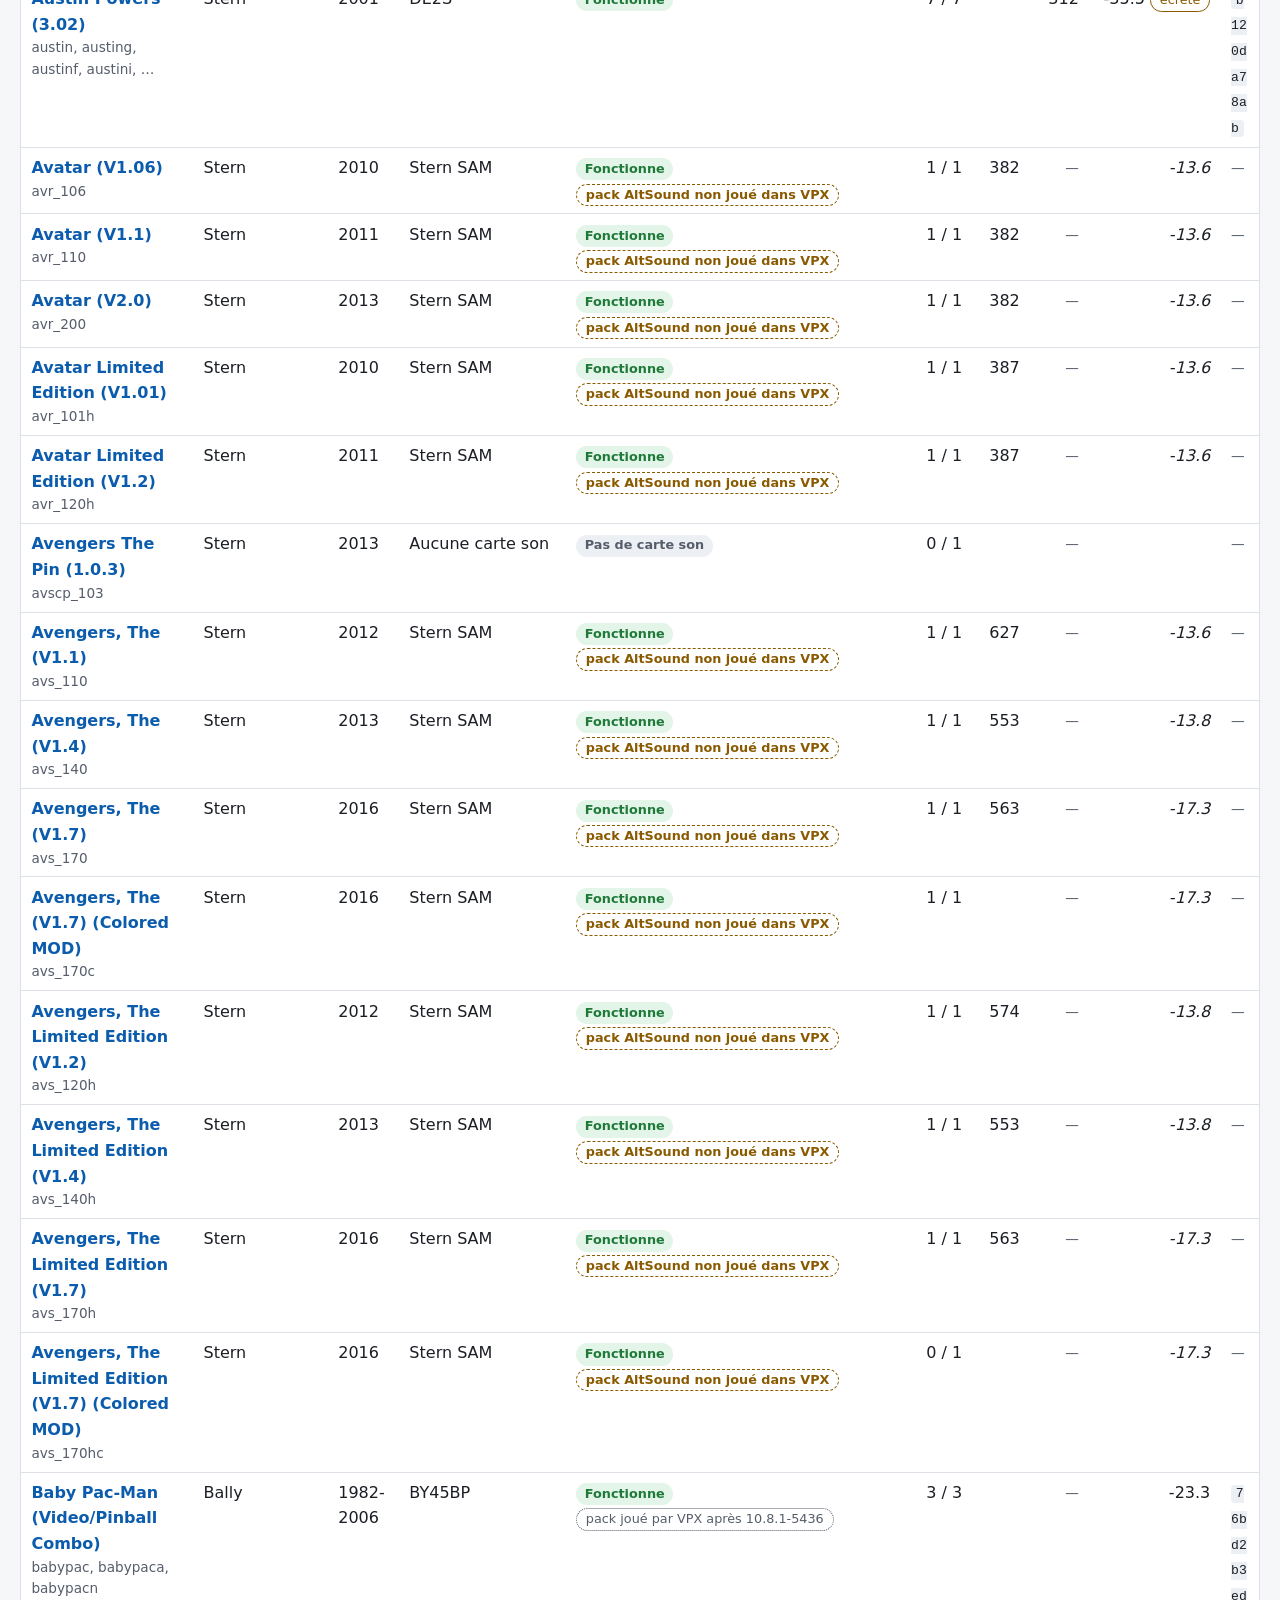
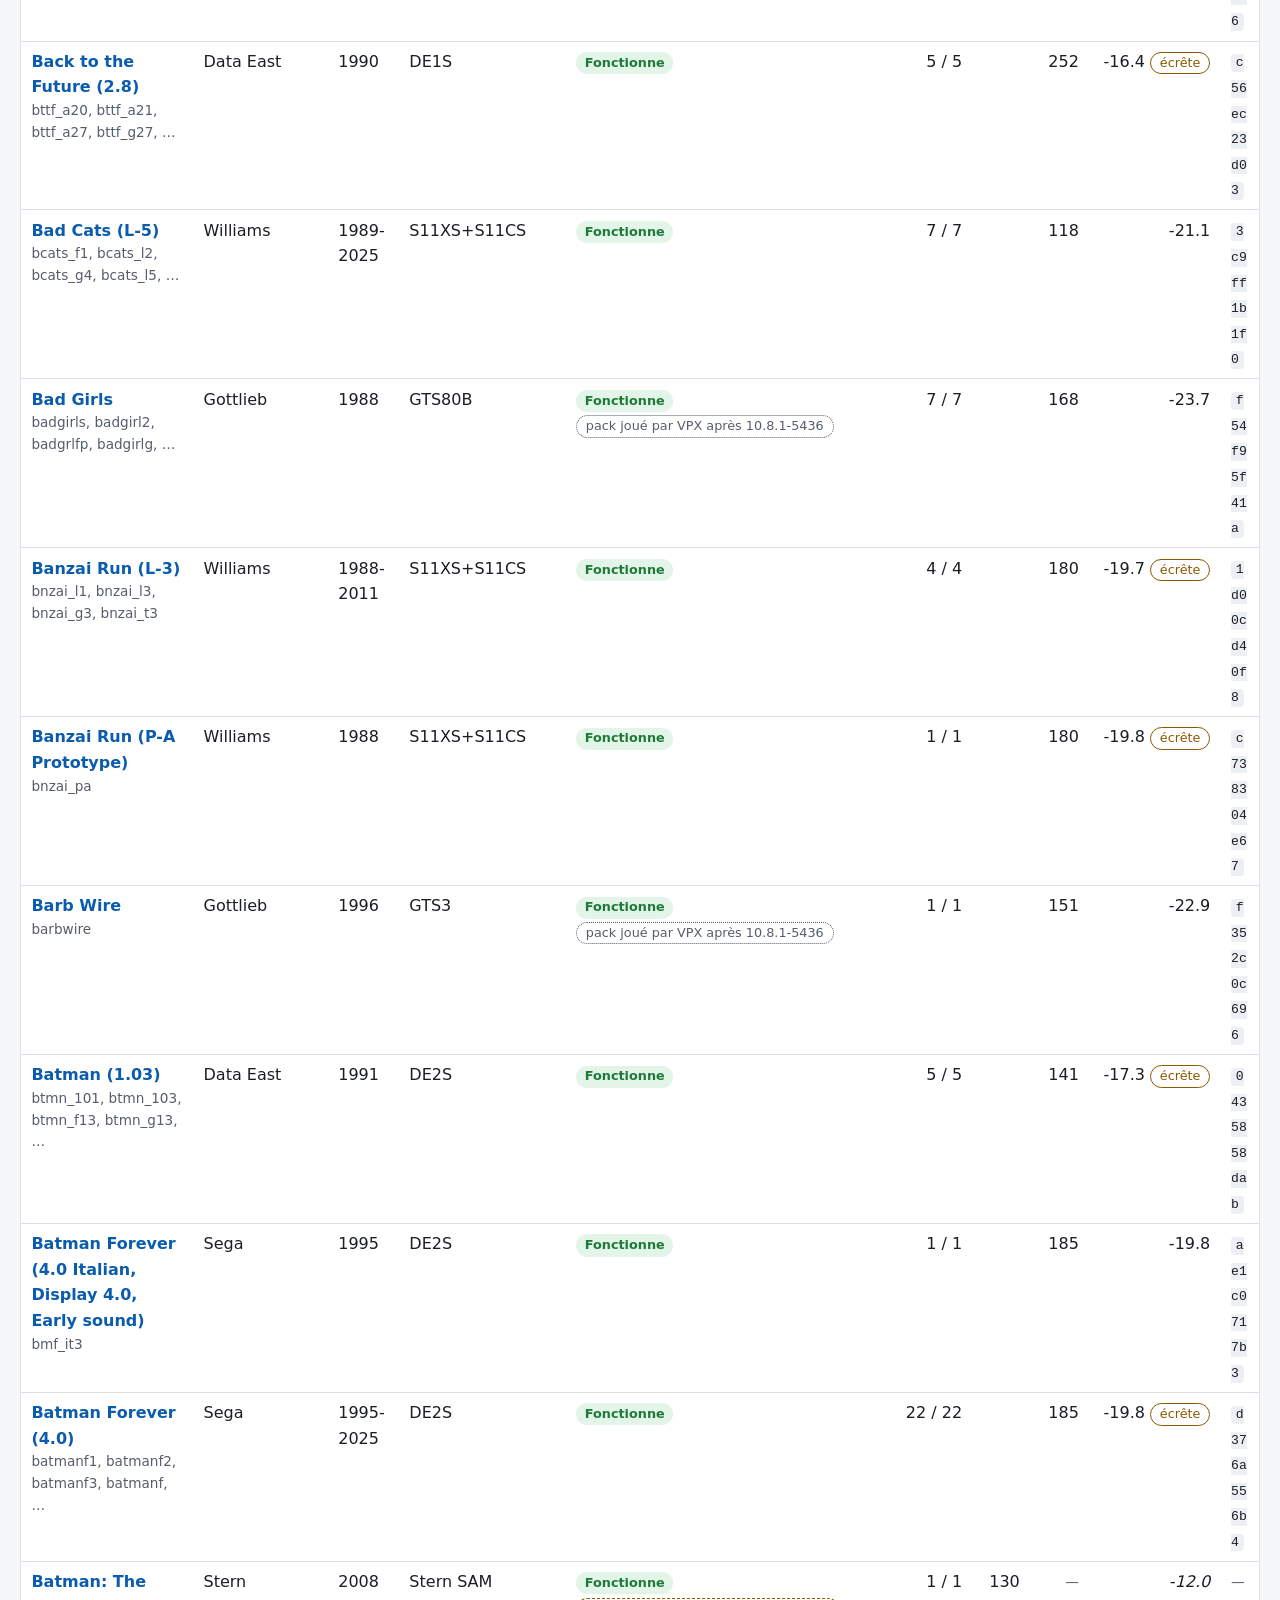
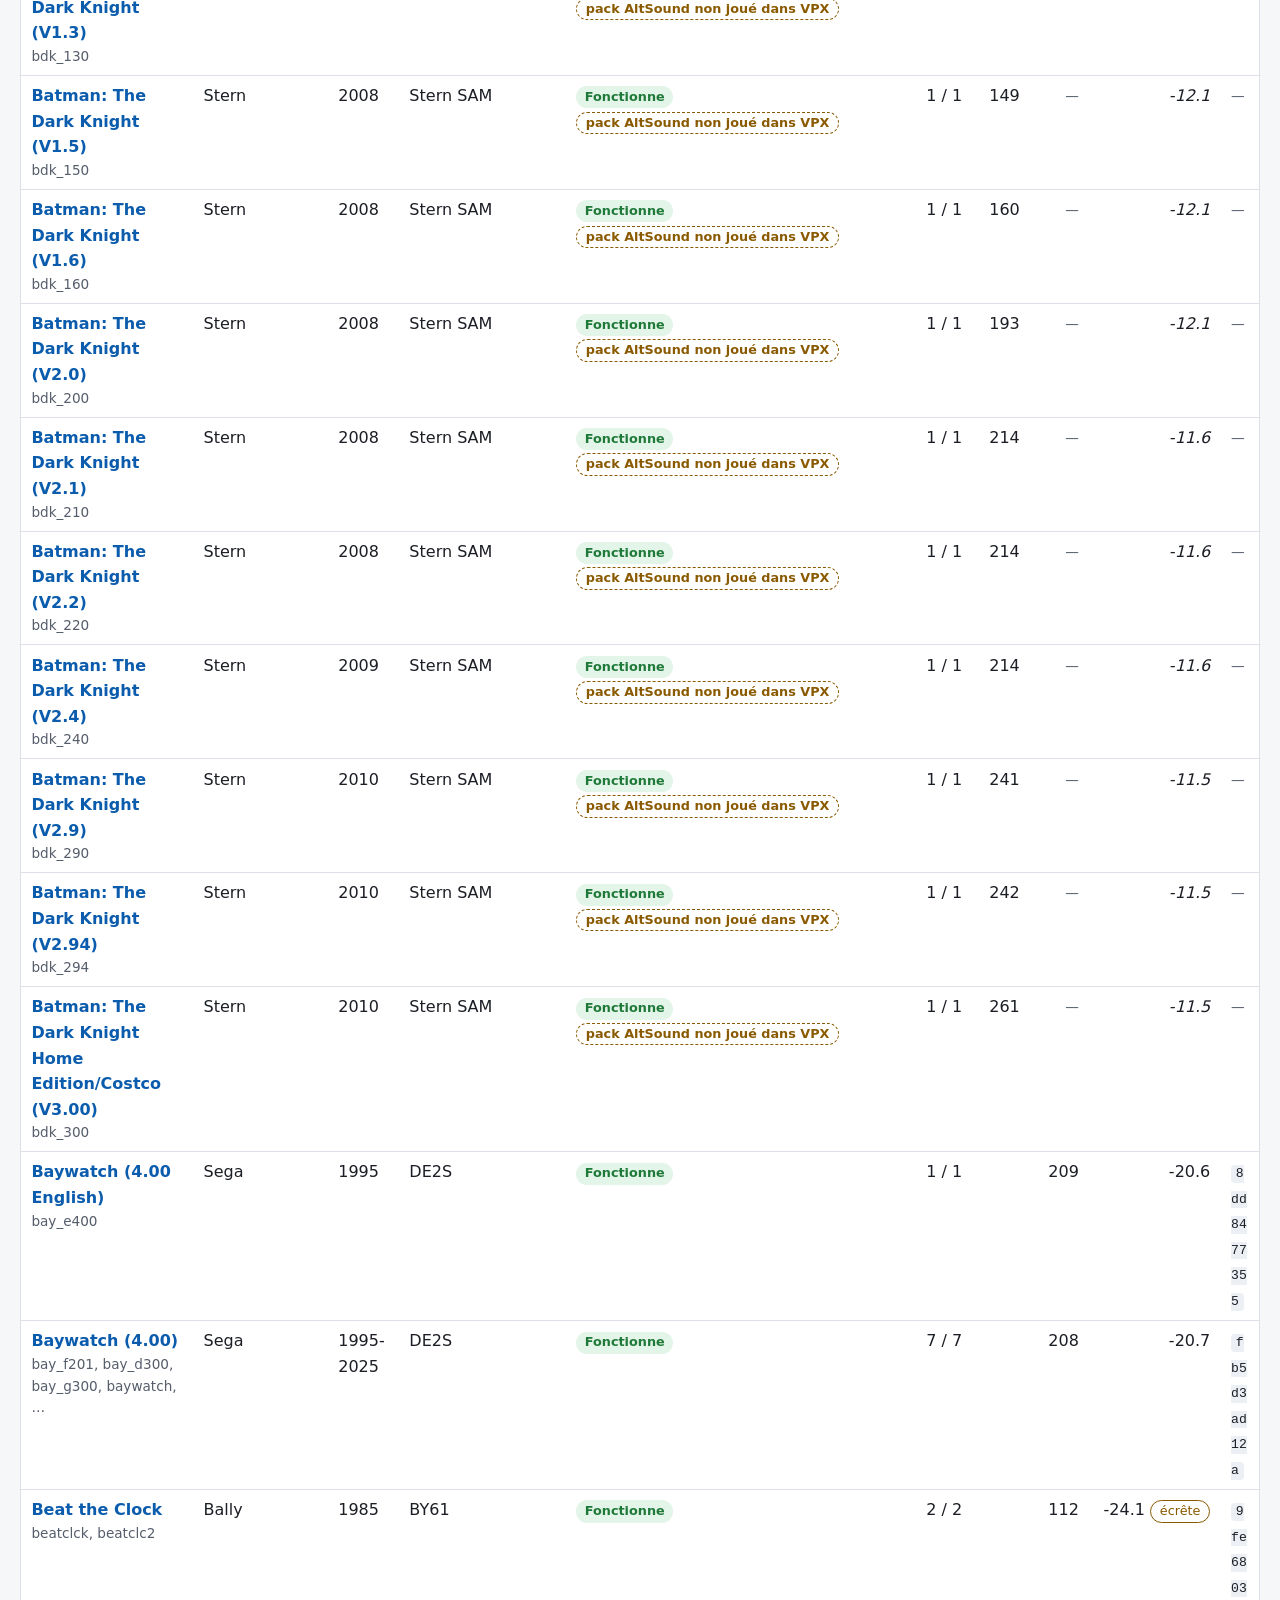
<file: docs/fr/index.html>
<!doctype html>
<html lang="fr" data-base="../">
<head>
<meta charset="utf-8">
<meta name="viewport" content="width=device-width, initial-scale=1">
<title>Catalogue des ROM son · rom2altsound</title>
<meta name="description" content="Toutes les ROM son de flipper que connaît PinMAME, groupées par id de ROM son : les jeux et révisions qui la partagent, leur carte son, ce que rom2altsound en tire, les sommes de contrôle des fichiers et le nombre de pistes lues dans les ROM.">
<link rel="canonical" href="https://le-syl21.github.io/rom2altsound/fr/">
<link rel="alternate" hreflang="en" href="https://le-syl21.github.io/rom2altsound/">
<link rel="alternate" hreflang="fr" href="https://le-syl21.github.io/rom2altsound/fr/">
<link rel="alternate" hreflang="x-default" href="https://le-syl21.github.io/rom2altsound/">
<meta property="og:type" content="website">
<meta property="og:site_name" content="rom2altsound">
<meta property="og:title" content="Catalogue des ROM son · rom2altsound">
<meta property="og:description" content="Toutes les ROM son de flipper que connaît PinMAME, groupées par id de ROM son : les jeux et révisions qui la partagent, leur carte son, ce que rom2altsound en tire, les sommes de contrôle des fichiers et le nombre de pistes lues dans les ROM.">
<meta property="og:url" content="https://le-syl21.github.io/rom2altsound/fr/">
<meta property="og:locale" content="fr_FR">
<meta name="color-scheme" content="light dark">
<link rel="icon" type="image/svg+xml" href="../img/favicon.svg">
<link rel="stylesheet" href="../style.css">
<script type="application/ld+json">{"@context": "https://schema.org", "@type": "Dataset", "name": "Catalogue des ROM son", "description": "Toutes les ROM son de flipper que connaît PinMAME, groupées par id de ROM son : les jeux et révisions qui la partagent, leur carte son, ce que rom2altsound en tire, les sommes de contrôle des fichiers et le nombre de pistes lues dans les ROM.", "url": "https://le-syl21.github.io/rom2altsound/fr/", "inLanguage": "fr", "isAccessibleForFree": true, "distribution": {"@type": "DataDownload", "encodingFormat": "application/json", "contentUrl": "https://le-syl21.github.io/rom2altsound/catalog.json"}}</script>
<script defer src="../app.js"></script>
</head>
<body>
<header class="site"><div class="wrap wide">
<a class="brand" href="./"><img src="../img/favicon.svg" alt="" width="24" height="24"><span>rom2<b>altsound</b></span></a>
<nav class="main"><a href="#catalog">Catalogue</a><a href="#about">À propos</a><a href="https://github.com/Le-Syl21/rom2altsound">GitHub</a></nav>
<a class="lang" href="../" hreflang="en" lang="en"><img src="../img/gb.svg" alt="" width="21" height="14">English version</a>
</div></header>
<main><div class="wrap wide">
<div class="hero">
<p class="eyebrow">rom2altsound</p>
<h1>Catalogue des ROM son</h1>
<p class="lead">Toutes les ROM son de flipper que connaît le PinMAME de rom2altsound, groupées par <strong>id de ROM son</strong> : une entrée par jeu de ROM son, avec chaque révision du jeu qui le joue, sa carte son, ce que rom2altsound tire de cette carte, la taille et les sommes de contrôle des fichiers, et le nombre de pistes ou d'appels lus directement dans les ROM.</p>
<p class="note">Des données seulement : ce site ne contient ni ROM ni son, seulement des noms, des tailles, des sommes de contrôle et des nombres. Les images de ROM sont protégées par le droit d'auteur : utilisez les vôtres.</p>
</div>
<p id="status" class="count">Chargement du catalogue…</p>
<div id="app" hidden>
<div id="stats" class="stats"></div>
<section id="detail" hidden aria-live="polite"></section>
<h2 id="catalog">Catalogue</h2>
<div class="controls">
<label class="grow"><span>&#128269;</span><input type="search" id="q" autocomplete="off" spellcheck="false"></label>
<label>Famille de carte<select id="family"><option value=""></option></select></label>
<label>Prise en charge<select id="support"><option value=""></option></select></label>
<label>Fabricant<select id="maker"><option value=""></option></select></label>
<label class="check"><input type="checkbox" id="onlyIds"><span id="lOnlyIds"></span></label>
<label class="check"><input type="checkbox" id="onlyFound"><span id="lOnlyFound"></span></label>
<label class="check"><input type="checkbox" id="hideNoVpx"><span id="lHideNoVpx"></span></label>
</div>
<p id="count" class="count"></p>
<div class="table"><table><thead><tr><th data-k="title" class="" aria-sort="none"><button type="button">Jeu</button></th><th data-k="maker" class="hide-sm" aria-sort="none"><button type="button">Fabricant</button></th><th data-k="year" class="" aria-sort="none"><button type="button">Année</button></th><th data-k="family" class="" aria-sort="none"><button type="button">Carte</button></th><th data-k="support" class="" aria-sort="none"><button type="button">rom2altsound</button></th><th data-k="sets" class="num" aria-sort="none"><button type="button">Jeux de ROM</button></th><th data-k="sounds" class="num" aria-sort="none"><button type="button">Sons</button></th><th data-k="lufs" class="num" aria-sort="none"><button type="button">LUFS</button></th><th data-k="id" class="hide-sm" aria-sort="none"><button type="button">Id de ROM son</button></th></tr></thead><tbody id="rows"></tbody></table></div>
<p class="more"><button class="btn" type="button" id="more" hidden></button></p>
</div>
<section class="about">
<h2 id="about">À propos</h2>
<h3>Ce qu'est un id de ROM son</h3>
<p>Le SHA-1 des SHA-1 des ROM son d'un jeu : les SHA-1 distincts (hexadécimal minuscule) des fichiers que
PinMAME charge pour la carte son, triés, chacun suivi d'un saut de ligne. Toutes les révisions d'un jeu qui
ont gardé leurs ROM son ont le même id : un seul pack AltSound, et une seule liste de noms de sons, sert à
toutes. Les Stern SAM n'en ont pas : leurs sons sont dans l'image principale (une entrée par jeu de ROM
ici).</p>
<h3>Obtenir l'id de vos ROM</h3>
<pre><code>rom2altsound roms ~/vpinball/roms</code></pre>
<p>identifie chaque zip par son contenu et affiche, pour chaque jeu vérifié, sa carte son et son id de ROM
son (<code>--json roms.json</code> pour le rapport complet). Un pack le porte aussi, dans
<code>manifest.json</code> (<code>sound_rom_id</code>). Tapez les premiers caractères d'un id dans la
recherche ci-dessus, ou ouvrez <code>#&lt;id&gt;</code> sur cette page.</p>
<h3>Les noms des sons</h3>
<p>Les noms appartiennent à une ROM son, pas à une version du jeu. Tapez des noms sur la page d'écoute d'un
pack (<code>index.html</code>) ; <strong>Export names</strong> enregistre un <code>names.csv</code> qui porte
l'id de ROM son, et <strong>Send names</strong> partage ce même fichier, après confirmation, avec le nommage
commun des sons (domaine public, CC0 ; rien d'autre n'est envoyé). Mettez-le dans un pack avec</p>
<pre><code>rom2altsound names afm_113b names.csv
rom2altsound afm_113b --names names.csv</code></pre>
<p>Un <code>names.csv</code> convient à tous les jeux de ROM d'une même entrée, et il est refusé pour d'autres
ROM son.</p>
<h3>Les colonnes</h3>
<ul>
<li><strong>Carte</strong> : la famille de carte son (le <code>SNDBRD_*</code> de PinMAME), telle que
l'initialisation de la machine la démarre, avec un lien vers les notes de la famille.</li>
<li><strong>rom2altsound</strong> : le résultat du <a href="https://github.com/Le-Syl21/rom2altsound/blob/main/docs/board-support.md">relevé des cartes</a>
pour la famille : <em>Fonctionne</em> (les sons sortent, distincts, chacun depuis le silence),
<em>Partiel</em>, <em>Pas encore de son</em>, <em>Pas de carte son</em>. Un second badge, <em>pack AltSound
non joué dans VPX</em>, marque les familles dont VPinball ne peut pas utiliser les packs AltSound,
faute de recevoir dans AltSound leurs commandes son sous les identifiants du pack : le jeu lui-même a
toujours son propre son ; son infobulle dit pourquoi. Un badge plus discret, <em>pack joué par VPX après
10.8.1-5436</em>, marque les familles dont la version publiée de VPinball ne joue pas les packs, mais que
ses versions de développement (master) jouent depuis octobre 2026 (libaltsound y prend leurs commandes
un octet à la fois).</li>
<li><strong>Jeux de ROM</strong> : combien des jeux de ROM PinMAME de l'entrée étaient complets dans la
collection de référence d'où le catalogue est tiré (2804 zips VPinMAME), sur le total.</li>
<li><strong>Sons</strong> : lu dans les ROM sans les faire tourner, là où leur organisation est connue : les
pistes remplies du catalogue DCS (et Pinball 2000), les entrées de la table d'appels d'un Stern SAM. Vide
pour les autres cartes : leurs commandes ne se trouvent qu'en les jouant.</li>
<li><strong>LUFS</strong> : le volume sonore moyen des sons de l'entrée tels que rom2altsound les écrit, au volume
d'usine du jeu, tels que PinMAME les joue dans VPinball : le volume intégré EBU R128 de tous les fichiers mis
bout à bout (<code>loudness.lufs</code> de <code>catalog.json</code>). En italique : pas le niveau d'une partie. Stern SAM, décodé depuis l'image
au niveau plein de chaque bus ; un jeu dont le volume d'usine n'a pas pu être mesuré, laissé au volume de
référence ; et une approximation empruntée à un autre jeu (survolez pour la raison). Vide : pas encore mesuré. Un badge <em>écrête</em> :
certains fichiers ont écrêté en émulation (échantillons à pleine échelle) ; son infobulle liste les pires
(<code>loudness.clipping</code>), et le <code>manifest.json</code> du pack a les chiffres de chaque fichier.</li>
</ul>
<h3>Refaire le catalogue</h3>
<pre><code>rom2altsound catalog ~/vpinball/roms --out docs/catalog.json
python3 docs/build_site.py</code></pre>
<p>Les ROM ne quittent jamais votre machine : la commande les lit et n'écrit que des métadonnées.</p>
</section>
</div></main>
<footer class="site"><div class="wrap wide">
<a href="https://github.com/Le-Syl21/rom2altsound">Code source et tickets sur GitHub</a><a href="https://github.com/Le-Syl21/rom2altsound/blob/main/README.md">README</a>
<span>rom2altsound est un logiciel libre (BSD-3-Clause). PinMAME et Visual Pinball sont des projets distincts, développés par leurs propres auteurs.</span>
</div></footer>
</body>
</html>
</file>
<file: docs/style.css>
:root {
  --bg: #f6f7f9;
  --surface: #ffffff;
  --text: #1b1e24;
  --muted: #565d6b;
  --line: #dde1e7;
  --accent: #0b5cad;
  --accent-strong: #094a8c;
  --accent-soft: #e6eff9;
  --on-accent: #ffffff;
  --code-bg: #eceff3;
  --warn-bg: #fff4d6;
  --warn-line: #e0a82e;
  --hero-from: #e9f1fb;
  --hero-to: #f6f7f9;
  --ok: #1f7a3a; --ok-bg: #e3f4e8; --part: #8a5a00; --part-bg: #fff1d1; --no: #a3212b; --no-bg: #fbe5e7; --nb: #565d6b; --nb-bg: #eceff3;
}
@media (prefers-color-scheme: dark) {
  :root:not([data-theme="light"]) {
    --bg: #12151a;
    --surface: #1b1f26;
    --text: #e8ebf0;
    --muted: #a2a9b6;
    --line: #313743;
    --accent: #6cb2ff;
    --accent-strong: #9ccbff;
    --accent-soft: #1c2c40;
    --on-accent: #0b1a2b;
    --code-bg: #252a33;
    --warn-bg: #3a2f12;
    --warn-line: #a88420;
    --hero-from: #17263a;
    --hero-to: #12151a;
  --ok: #7ed79a; --ok-bg: #173523; --part: #f0c46a; --part-bg: #3a2f12; --no: #ff9aa2; --no-bg: #401b1f; --nb: #a2a9b6; --nb-bg: #252a33;
  }
}
:root[data-theme="dark"] {
  --bg: #12151a;
  --surface: #1b1f26;
  --text: #e8ebf0;
  --muted: #a2a9b6;
  --line: #313743;
  --accent: #6cb2ff;
  --accent-strong: #9ccbff;
  --accent-soft: #1c2c40;
  --on-accent: #0b1a2b;
  --code-bg: #252a33;
  --warn-bg: #3a2f12;
  --warn-line: #a88420;
  --hero-from: #17263a;
  --hero-to: #12151a;
  --ok: #7ed79a; --ok-bg: #173523; --part: #f0c46a; --part-bg: #3a2f12; --no: #ff9aa2; --no-bg: #401b1f; --nb: #a2a9b6; --nb-bg: #252a33;
}

* { box-sizing: border-box; }
[hidden] { display: none !important; }
html { -webkit-text-size-adjust: 100%; }
body {
  margin: 0;
  background: var(--bg);
  color: var(--text);
  font: 16px/1.6 system-ui, -apple-system, "Segoe UI", Roboto, "Helvetica Neue", Arial, sans-serif;
}
a { color: var(--accent); }
a:hover { color: var(--accent-strong); }
img { max-width: 100%; height: auto; }
code, pre, kbd { font-family: ui-monospace, SFMono-Regular, Menlo, Consolas, monospace; font-size: 0.9em; }
code { background: var(--code-bg); padding: 0.1em 0.35em; border-radius: 4px; overflow-wrap: anywhere; }
kbd { background: var(--surface); border: 1px solid var(--line); border-bottom-width: 2px; padding: 0 0.35em; border-radius: 4px; }
pre { background: var(--code-bg); padding: 0.9rem 1rem; border-radius: 8px; overflow-x: auto; line-height: 1.45; }
pre code { background: none; padding: 0; overflow-wrap: normal; }
.muted { color: var(--muted); font-size: 0.92rem; }

.wrap { max-width: 62rem; margin: 0 auto; padding-inline: 1.25rem; }

header.site { background: var(--surface); border-bottom: 1px solid var(--line); }
header.site .wrap { display: flex; flex-wrap: wrap; align-items: center; gap: 0.5rem 1.25rem; padding-block: 0.7rem; }
.brand { display: inline-flex; align-items: center; gap: 0.45rem; font-weight: 700; font-size: 1.1rem; color: var(--text); text-decoration: none; margin-right: auto; }
.brand img { width: 24px; height: 24px; }
.brand b { color: var(--accent); font-weight: inherit; }
nav.main { display: flex; flex-wrap: wrap; gap: 0.2rem 0.9rem; }
nav.main a { color: var(--muted); text-decoration: none; font-size: 0.95rem; }
nav.main a:hover { color: var(--accent); }
.lang { display: inline-flex; align-items: center; gap: 0.35rem; font-size: 0.9rem; color: var(--muted); text-decoration: none; }
.lang img { height: 14px; width: auto; border-radius: 2px; }
main { padding-block: 1.5rem 3rem; }
h1 { font-size: clamp(1.6rem, 4vw, 2.3rem); line-height: 1.2; margin: 0 0 0.5rem; }
h2 { font-size: 1.3rem; margin: 2rem 0 0.7rem; scroll-margin-top: 1rem; }
.wide { max-width: 84rem; }
.lead { font-size: 1.08rem; color: var(--muted); max-width: 52rem; }
.hero { background: linear-gradient(160deg, var(--hero-from), var(--hero-to)); border: 1px solid var(--line); border-radius: 16px; padding: clamp(1rem, 3vw, 1.8rem); margin-bottom: 1.2rem; }
.eyebrow { margin: 0 0 0.3rem; font-size: 0.85rem; font-weight: 600; letter-spacing: 0.04em; text-transform: uppercase; color: var(--accent); }
.note { background: var(--warn-bg); border-left: 4px solid var(--warn-line); padding: 0.6rem 1rem; border-radius: 6px; margin: 1rem 0; }

/* Four totals, then one card for the support counts: one row on a wide screen; below
   ~62rem the support card takes a row of its own; on a phone the totals go two by two. */
.stats { display: flex; flex-wrap: wrap; gap: 0.7rem; margin: 1rem 0; }
.stat { flex: 1 1 8.5rem; min-width: 0; background: var(--surface); border: 1px solid var(--line); border-radius: 10px; padding: 0.6rem 0.8rem; }
.stat b { display: block; font-size: 1.45rem; line-height: 1.2; font-variant-numeric: tabular-nums; }
.stat > span { color: var(--muted); font-size: 0.88rem; }
.stat.group { flex: 3 1 26rem; }
.stat .subs { display: flex; flex-wrap: wrap; gap: 0.2rem 1.1rem; }
.stat .sub { display: flex; align-items: baseline; gap: 0.4rem; }
.stat .sub b { display: inline; font-size: 1.2rem; }

.controls { display: flex; flex-wrap: wrap; gap: 0.6rem; align-items: end; margin: 1rem 0 0.6rem; }
.controls label { display: flex; flex-direction: column; gap: 0.2rem; font-size: 0.85rem; color: var(--muted); }
.controls label.grow { flex: 1 1 16rem; }
.controls label.check { flex-direction: row; align-items: center; gap: 0.4rem; padding-bottom: 0.45rem; color: var(--text); }
input[type=search], select { font: inherit; font-size: 0.95rem; color: var(--text); background: var(--surface); border: 1px solid var(--line); border-radius: 6px; padding: 0.4rem 0.55rem; min-width: 0; max-width: 100%; }
input[type=search]:focus, select:focus, button:focus-visible, a:focus-visible { outline: 2px solid var(--accent); outline-offset: 1px; }
.count { color: var(--muted); font-size: 0.9rem; margin: 0.3rem 0; }

.table { overflow-x: auto; margin: 0.4rem 0 1rem; border: 1px solid var(--line); border-radius: 8px; }
table { border-collapse: collapse; width: 100%; background: var(--surface); }
th, td { text-align: left; padding: 0.45rem 0.65rem; border-bottom: 1px solid var(--line); vertical-align: top; }
th { font-size: 0.85rem; color: var(--muted); font-weight: 600; white-space: nowrap; position: sticky; top: 0; background: var(--surface); }
th button { all: unset; cursor: pointer; }
th button:hover { color: var(--accent); }
th[aria-sort=ascending] button::after { content: " ▲"; }
th[aria-sort=descending] button::after { content: " ▼"; }
tr:last-child td { border-bottom: 0; }
td.num, th.num { text-align: right; font-variant-numeric: tabular-nums; }
tbody tr:hover { background: var(--accent-soft); }
td a.game { font-weight: 600; text-decoration: none; }
td a.game:hover { text-decoration: underline; }
.sets { color: var(--muted); font-size: 0.85rem; }
code.id { font-size: 0.82rem; }

.badge { display: inline-block; font-size: 0.8rem; font-weight: 600; border-radius: 999px; padding: 0.05rem 0.55rem; white-space: nowrap; }
.b-works { color: var(--ok); background: var(--ok-bg); }
.b-partial { color: var(--part); background: var(--part-bg); }
.b-none { color: var(--no); background: var(--no-bg); }
.b-no-board, .b-untested { color: var(--nb); background: var(--nb-bg); }
.b-novpx { color: var(--part); background: transparent; border: 1px dashed currentColor; padding-block: 0; cursor: help; }
.b-clip { color: var(--part); background: transparent; border: 1px solid currentColor; padding-block: 0; font-weight: 500; cursor: help; }
.b-newvpx { color: var(--muted); background: transparent; border: 1px dotted currentColor; padding-block: 0; font-weight: 500; cursor: help; }

#detail { background: var(--surface); border: 2px solid var(--accent); border-radius: 12px; padding: 0.4rem 1.1rem 1rem; margin: 1rem 0; scroll-margin-top: 0.5rem; }
#detail h2 { margin: 0.6rem 0 0.3rem; font-size: 1.3rem; padding: 0; }
#detail h3 { font-size: 1rem; margin: 1rem 0 0.3rem; }
#detail dl { display: grid; grid-template-columns: max-content 1fr; gap: 0.25rem 1rem; margin: 0.6rem 0; }
#detail dt { color: var(--muted); font-size: 0.9rem; }
#detail dd { margin: 0; overflow-wrap: anywhere; }
#detail .close { float: right; margin-top: 0.6rem; }
.btn { display: inline-block; font: inherit; background: var(--accent-soft); color: var(--accent); border: 0; cursor: pointer; text-decoration: none; font-weight: 600; padding: 0.3rem 0.7rem; border-radius: 6px; font-size: 0.9rem; }
.btn:hover { color: var(--accent-strong); }
.more { text-align: center; margin: 0.5rem 0 1.5rem; }

section.about { max-width: 52rem; }
section.about h2 { font-size: 1.3rem; margin: 2rem 0 0.6rem; }
footer.site { border-top: 1px solid var(--line); color: var(--muted); font-size: 0.9rem; }
footer.site .wrap { padding-block: 1.4rem; display: flex; flex-wrap: wrap; gap: 0.4rem 1.5rem; }

@media (max-width: 640px) {
  .wrap { padding-inline: 1rem; }
  th, td { padding: 0.4rem 0.45rem; }
  .hide-sm { display: none; }
  .stat.group { flex-basis: 100%; }
  #detail { padding-inline: 0.8rem; }
  #detail dl { grid-template-columns: 1fr; }
  #detail dt { margin-top: 0.3rem; }
}
</file>
